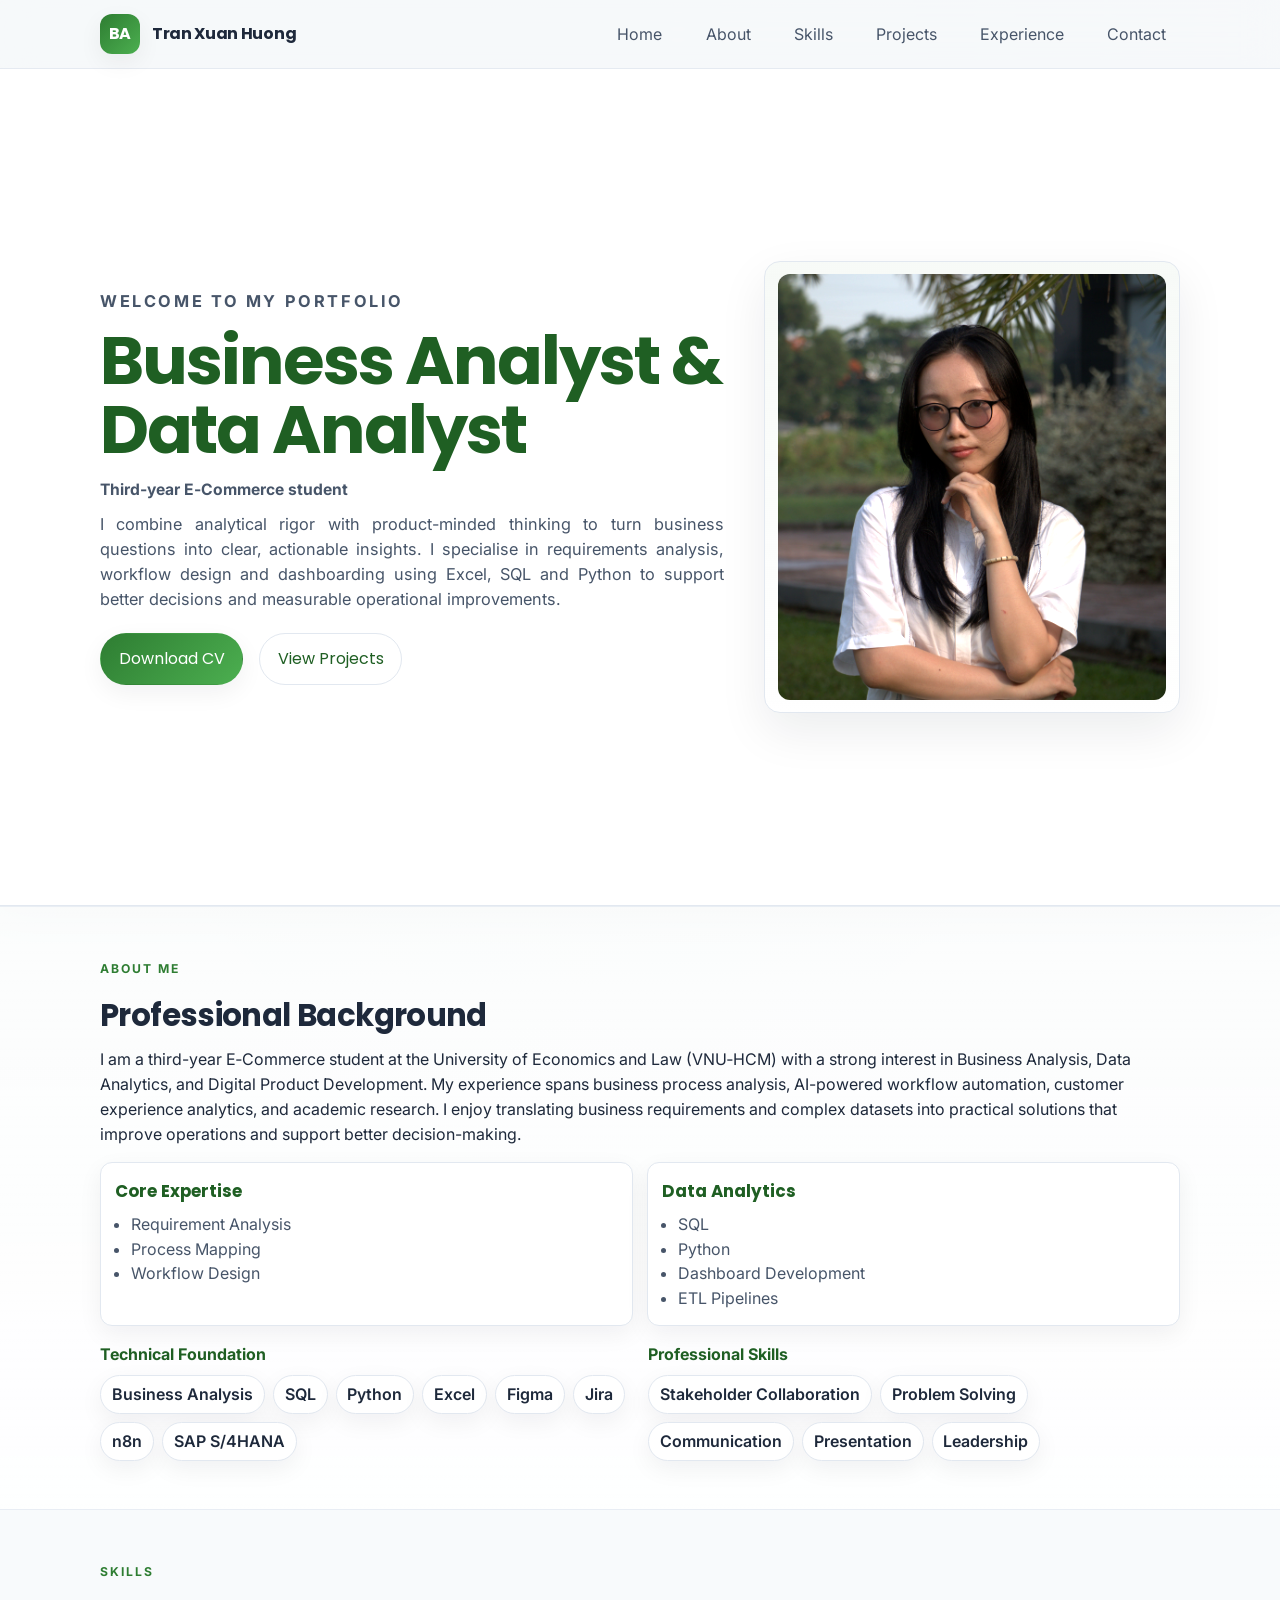
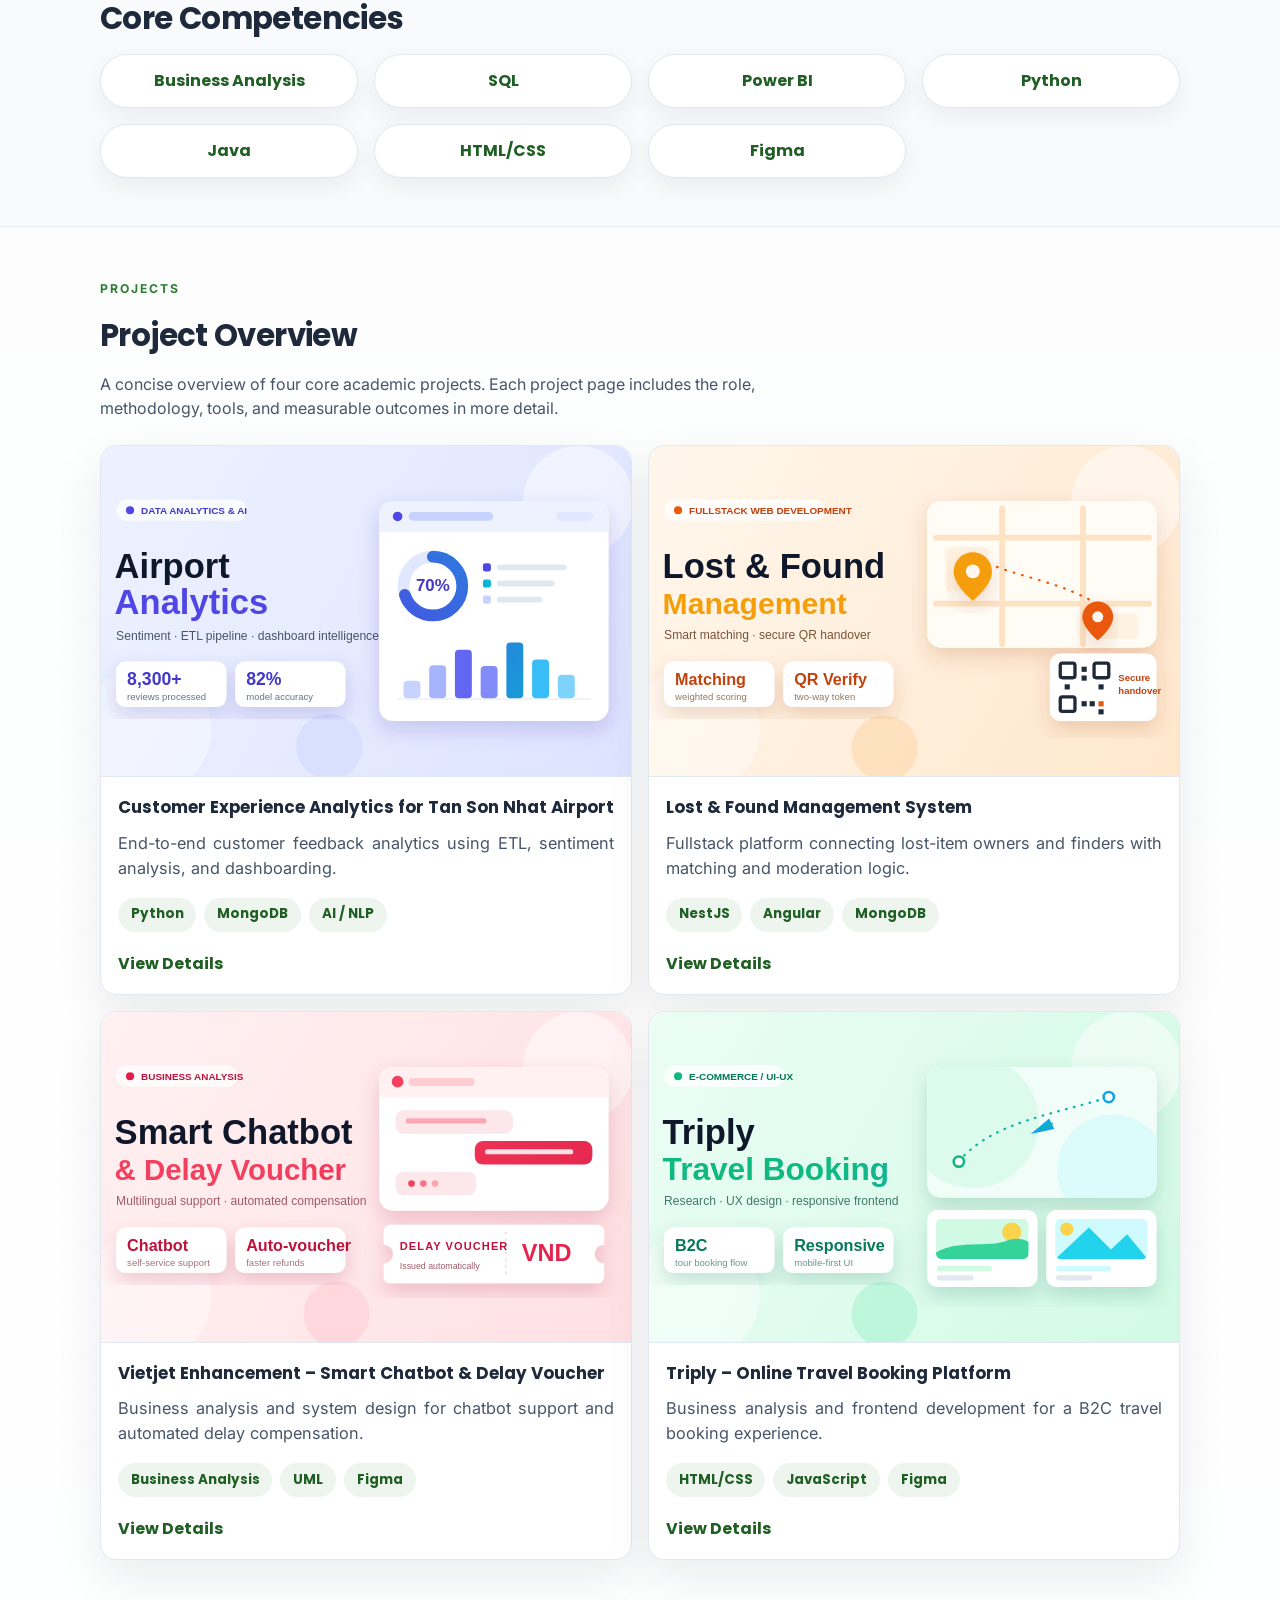
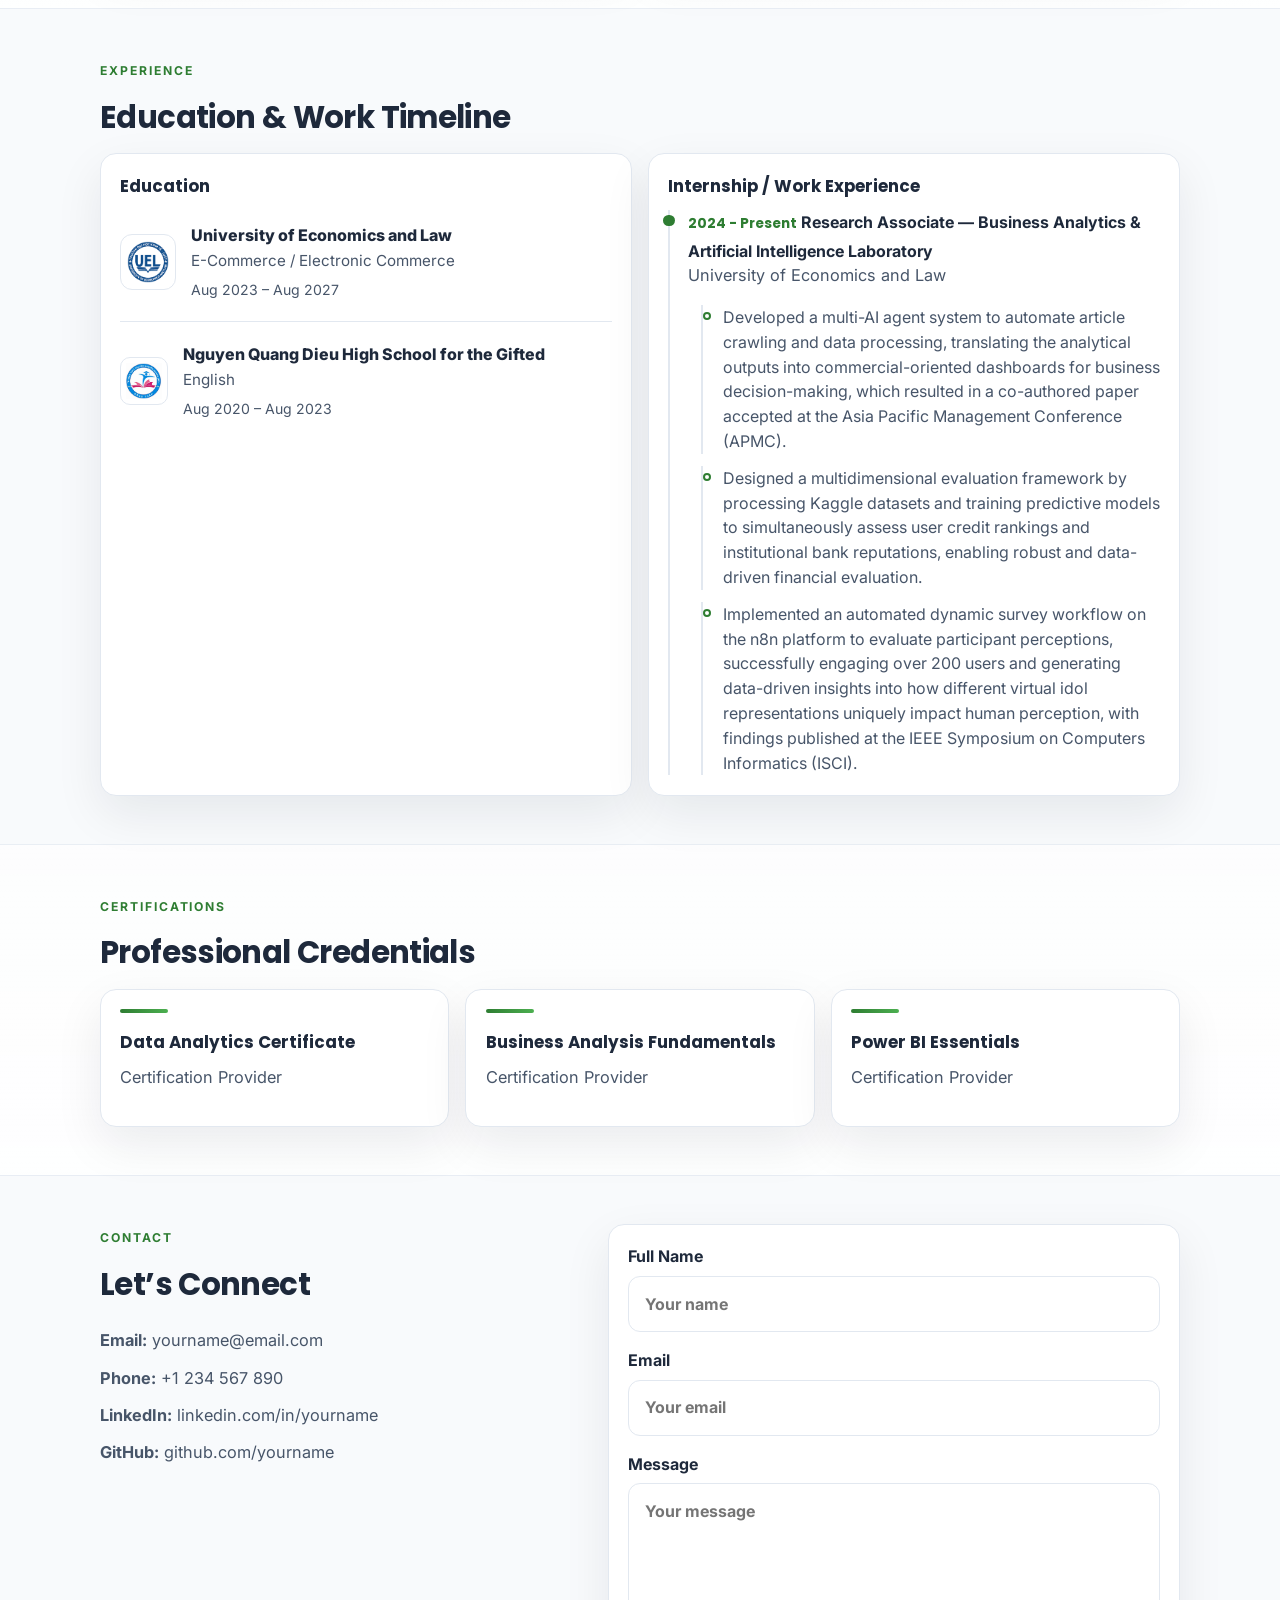
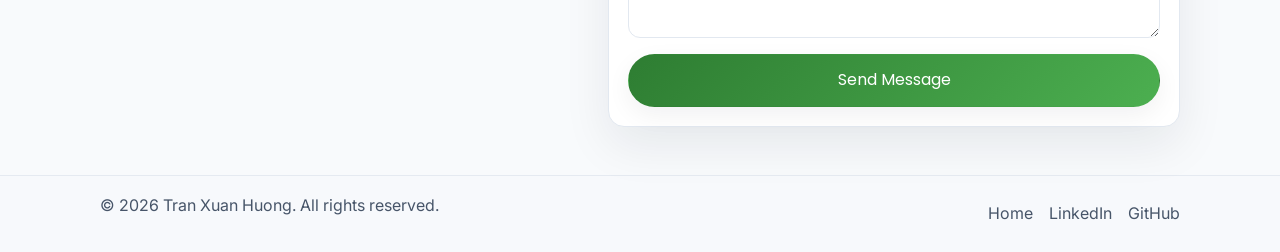
<file: index.html>
<!DOCTYPE html>
<html lang="en">
<head>
  <meta charset="UTF-8" />
  <meta name="viewport" content="width=device-width, initial-scale=1.0" />
  <title>Personal Portfolio</title>
  <meta name="description" content="Personal portfolio website for a Business Analyst and Data Analyst." />
  <link rel="stylesheet" href="css/style.css" />
</head>
<body>
  <header class="site-header">
    <!-- Navigation Bar -->
    <div class="container nav-wrapper">
      <a class="brand" href="#home" aria-label="Go to home section">
        <span class="brand-mark">BA</span>
        <span class="brand-text">Tran Xuan Huong</span>
      </a>

      <button class="nav-toggle" type="button" aria-expanded="false" aria-controls="site-nav">
        <span></span>
        <span></span>
        <span></span>
        <span class="sr-only">Toggle navigation</span>
      </button>

      <nav id="site-nav" class="site-nav" aria-label="Primary navigation">
        <a href="#home">Home</a>
        <a href="#about">About</a>
        <a href="#skills">Skills</a>
        <a href="#projects">Projects</a>
        <a href="#experience">Experience</a>
        <a href="#contact">Contact</a>
      </nav>
    </div>
  </header>

  <main>
    <!-- Hero Section -->
    <section id="home" class="hero section">
      <div class="container hero-grid">
        <div class="hero-content">
          <p class="eyebrow">Welcome to my portfolio</p>
          <h1>Business Analyst &amp; Data Analyst</h1>
          <p class="job-title">Third‑year E‑Commerce student</p>
          <p class="hero-text">
            I combine analytical rigor with product-minded thinking to turn business questions
            into clear, actionable insights. I specialise in requirements analysis, workflow
            design and dashboarding using Excel, SQL and Python to support better decisions
            and measurable operational improvements.
          </p>
          <!-- hero-stats removed to avoid duplication with About section -->
          <div class="hero-actions">
            <a class="btn btn-primary" href="assets/Tran_Xuan_Huong_CV.pdf" download>Download CV</a>
            <a class="btn btn-secondary" href="#projects">View Projects</a>
          </div>
        </div>

        <div class="hero-image-card">
          <img src="assets/images/IMG_6481.JPG" alt="Profile photo" />
        </div>
      </div>
    </section>

    <!-- About Me Section -->
    <section id="about" class="section section-alt">
      <div class="container about-grid">
        <div class="about-content full-width">
          <p class="section-label">About Me</p>
          <h2>Professional Background</h2>
          <p class="lead">
            I am a third-year E‑Commerce student at the University of Economics and Law
            (VNU‑HCM) with a strong interest in Business Analysis, Data Analytics, and Digital
            Product Development. My experience spans business process analysis, AI-powered
            workflow automation, customer experience analytics, and academic research. I enjoy
            translating business requirements and complex datasets into practical solutions that
            improve operations and support better decision-making.
          </p>

          <div class="feature-grid">
            <article class="feature-card">
              <h3>Core Expertise</h3>
              <ul>
                <li>Requirement Analysis</li>
                <li>Process Mapping</li>
                <li>Workflow Design</li>
              </ul>
            </article>

            <article class="feature-card">
              <h3>Data Analytics</h3>
              <ul>
                <li>SQL</li>
                <li>Python</li>
                <li>Dashboard Development</li>
                <li>ETL Pipelines</li>
              </ul>
            </article>
          </div>

          <div class="skills-section">
            <div class="skills-column">
              <h4>Technical Foundation</h4>
              <div class="chips">
                <span class="chip">Business Analysis</span>
                <span class="chip">SQL</span>
                <span class="chip">Python</span>
                <span class="chip">Excel</span>
                <span class="chip">Figma</span>
                <span class="chip">Jira</span>
                <span class="chip">n8n</span>
                <span class="chip">SAP S/4HANA</span>
              </div>
            </div>

            <div class="skills-column">
              <h4>Professional Skills</h4>
              <div class="chips">
                <span class="chip">Stakeholder Collaboration</span>
                <span class="chip">Problem Solving</span>
                <span class="chip">Communication</span>
                <span class="chip">Presentation</span>
                <span class="chip">Leadership</span>
              </div>
            </div>
          </div>
        </div>
      </div>
    </section>

    <!-- Skills Section -->
    <section id="skills" class="section">
      <div class="container">
        <p class="section-label">Skills</p>
        <h2>Core Competencies</h2>
        <div class="skills-grid">
          <article class="skill-card">Business Analysis</article>
          <article class="skill-card">SQL</article>
          <article class="skill-card">Power BI</article>
          <article class="skill-card">Python</article>
          <article class="skill-card">Java</article>
          <article class="skill-card">HTML/CSS</article>
          <article class="skill-card">Figma</article>
        </div>
      </div>
    </section>

    <!-- Projects Section -->
    <section id="projects" class="section section-alt">
      <div class="container">
        <p class="section-label">Projects</p>
        <h2>Project Overview</h2>
        <p class="section-description">
          A concise overview of four core academic projects. Each project page includes the role,
          methodology, tools, and measurable outcomes in more detail.
        </p>
        <div class="projects-grid">
          <article class="project-card">
            <img src="assets/images/project-airport-cover.svg" alt="Airport analytics cover image" />
            <div class="project-card-body">
              <h3>Customer Experience Analytics for Tan Son Nhat Airport</h3>
              <p>End-to-end customer feedback analytics using ETL, sentiment analysis, and dashboarding.</p>
              <div class="tag-list">
                <span>Python</span>
                <span>MongoDB</span>
                <span>AI / NLP</span>
              </div>
              <a class="btn btn-text" href="project-airport-analytics.html">View Details</a>
            </div>
          </article>

          <article class="project-card">
            <img src="assets/images/project-lost-found-cover.svg" alt="Lost and found cover image" />
            <div class="project-card-body">
              <h3>Lost &amp; Found Management System</h3>
              <p>Fullstack platform connecting lost-item owners and finders with matching and moderation logic.</p>
              <div class="tag-list">
                <span>NestJS</span>
                <span>Angular</span>
                <span>MongoDB</span>
              </div>
              <a class="btn btn-text" href="project-lost-found.html">View Details</a>
            </div>
          </article>

          <article class="project-card">
            <img src="assets/images/project-vietjet-cover.svg" alt="Vietjet support cover image" />
            <div class="project-card-body">
              <h3>Vietjet Enhancement – Smart Chatbot &amp; Delay Voucher</h3>
              <p>Business analysis and system design for chatbot support and automated delay compensation.</p>
              <div class="tag-list">
                <span>Business Analysis</span>
                <span>UML</span>
                <span>Figma</span>
              </div>
              <a class="btn btn-text" href="project-vietjet-chatbot.html">View Details</a>
            </div>
          </article>

          <article class="project-card">
            <img src="assets/images/project-triply-cover.svg" alt="Triply travel cover image" />
            <div class="project-card-body">
              <h3>Triply – Online Travel Booking Platform</h3>
              <p>Business analysis and frontend development for a B2C travel booking experience.</p>
              <div class="tag-list">
                <span>HTML/CSS</span>
                <span>JavaScript</span>
                <span>Figma</span>
              </div>
              <a class="btn btn-text" href="project-triply.html">View Details</a>
            </div>
          </article>
        </div>
      </div>
    </section>

    <!-- Experience Section -->
    <section id="experience" class="section">
      <div class="container">
        <p class="section-label">Experience</p>
        <h2>Education & Work Timeline</h2>
        <div class="timeline-grid">
          <div class="timeline-card">
            <h3>Education</h3>
            <div class="education-card">
              <div class="education-entry">
                <div class="edu-logo">
                  <img src="assets/images/uel.png" alt="University of Economics and Law logo" />
                </div>
                <div class="edu-body">
                  <strong class="edu-title">University of Economics and Law</strong>
                  <div class="edu-subtitle">E-Commerce / Electronic Commerce</div>
                  <div class="edu-dates">Aug 2023 &ndash; Aug 2027</div>
                </div>
              </div>

              <hr />

              <div class="education-entry">
                <div class="edu-logo small">
                  <img src="assets/images/nqd.jpeg" alt="Nguyen Quang Dieu High School" />
                </div>
                <div class="edu-body">
                  <strong class="edu-title">Nguyen Quang Dieu High School for the Gifted</strong>
                  <div class="edu-subtitle">English</div>
                  <div class="edu-dates">Aug 2020 &ndash; Aug 2023</div>
                </div>
              </div>
            </div>
          </div>

          <div class="timeline-card">
            <h3>Internship / Work Experience</h3>
            <ul class="timeline">
              <li>
                <span class="timeline-date">2024 - Present</span>
                <strong>Research Associate — Business Analytics &amp; Artificial Intelligence Laboratory</strong>
                <p>University of Economics and Law</p>
                <ul>
                  <li>Developed a multi-AI agent system to automate article crawling and data processing, translating the analytical outputs into commercial-oriented dashboards for business decision-making, which resulted in a co-authored paper accepted at the Asia Pacific Management Conference (APMC).</li>
                  <li>Designed a multidimensional evaluation framework by processing Kaggle datasets and training predictive models to simultaneously assess user credit rankings and institutional bank reputations, enabling robust and data-driven financial evaluation.</li>
                  <li>Implemented an automated dynamic survey workflow on the n8n platform to evaluate participant perceptions, successfully engaging over 200 users and generating data-driven insights into how different virtual idol representations uniquely impact human perception, with findings published at the IEEE Symposium on Computers Informatics (ISCI).</li>
                </ul>
              </li>
            </ul>
          </div>
        </div>
      </div>
    </section>

    <!-- Certifications Section -->
    <section class="section section-alt">
      <div class="container">
        <p class="section-label">Certifications</p>
        <h2>Professional Credentials</h2>
        <div class="certifications-grid">
          <article class="cert-card">
            <h3>Data Analytics Certificate</h3>
            <p>Certification Provider</p>
          </article>
          <article class="cert-card">
            <h3>Business Analysis Fundamentals</h3>
            <p>Certification Provider</p>
          </article>
          <article class="cert-card">
            <h3>Power BI Essentials</h3>
            <p>Certification Provider</p>
          </article>
        </div>
      </div>
    </section>

    <!-- Contact Section -->
    <section id="contact" class="section">
      <div class="container contact-layout">
        <div>
          <p class="section-label">Contact</p>
          <h2>Let’s Connect</h2>
          <ul class="contact-list">
            <li><strong>Email:</strong> yourname@email.com</li>
            <li><strong>Phone:</strong> +1 234 567 890</li>
            <li><strong>LinkedIn:</strong> linkedin.com/in/yourname</li>
            <li><strong>GitHub:</strong> github.com/yourname</li>
          </ul>
        </div>

        <form class="contact-form">
          <label>
            Full Name
            <input type="text" name="name" placeholder="Your name" />
          </label>
          <label>
            Email
            <input type="email" name="email" placeholder="Your email" />
          </label>
          <label>
            Message
            <textarea name="message" rows="5" placeholder="Your message"></textarea>
          </label>
          <button type="submit" class="btn btn-primary">Send Message</button>
        </form>
      </div>
    </section>
  </main>

  <footer class="site-footer">
    <div class="container footer-content">
      <p>© 2026 Tran Xuan Huong. All rights reserved.</p>
      <div class="footer-links">
        <a href="#home">Home</a>
        <a href="#contact">LinkedIn</a>
        <a href="#contact">GitHub</a>
      </div>
    </div>
  </footer>

  <script src="js/main.js"></script>
</body>
</html>
</file>
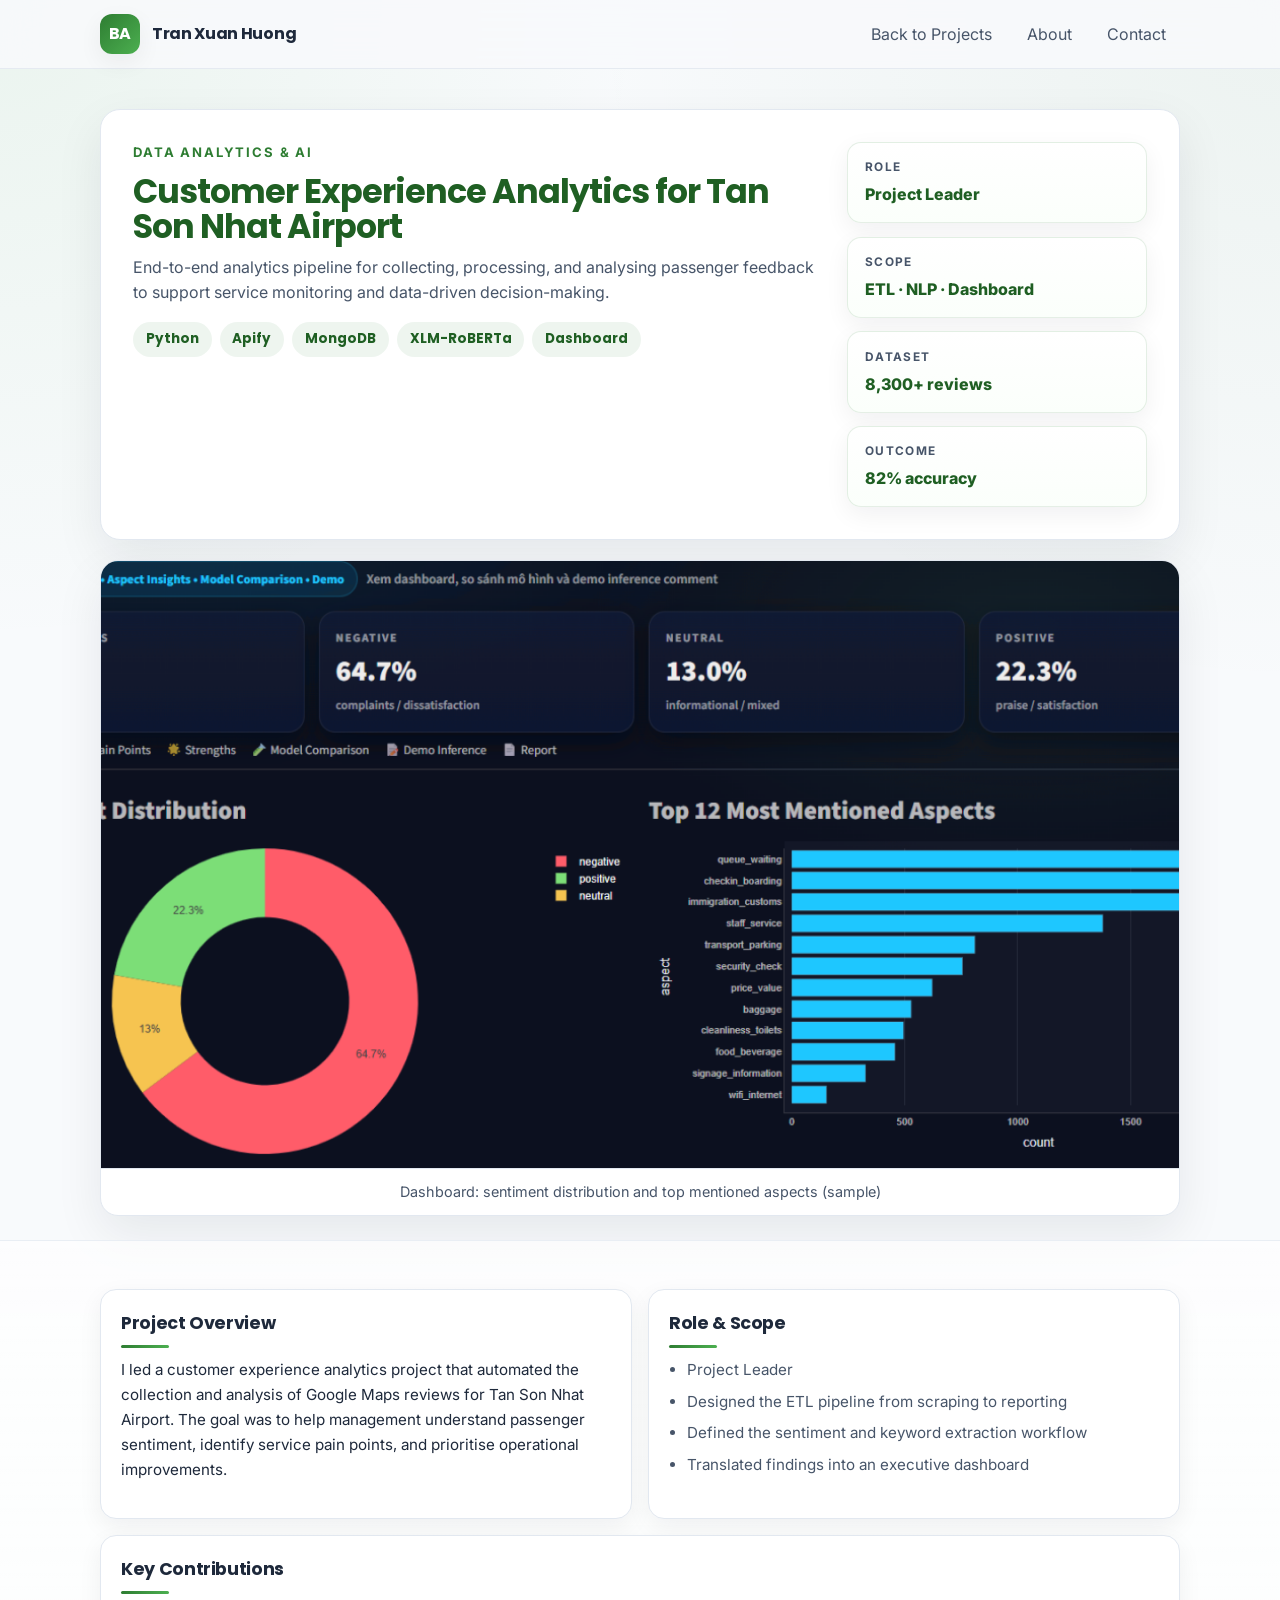
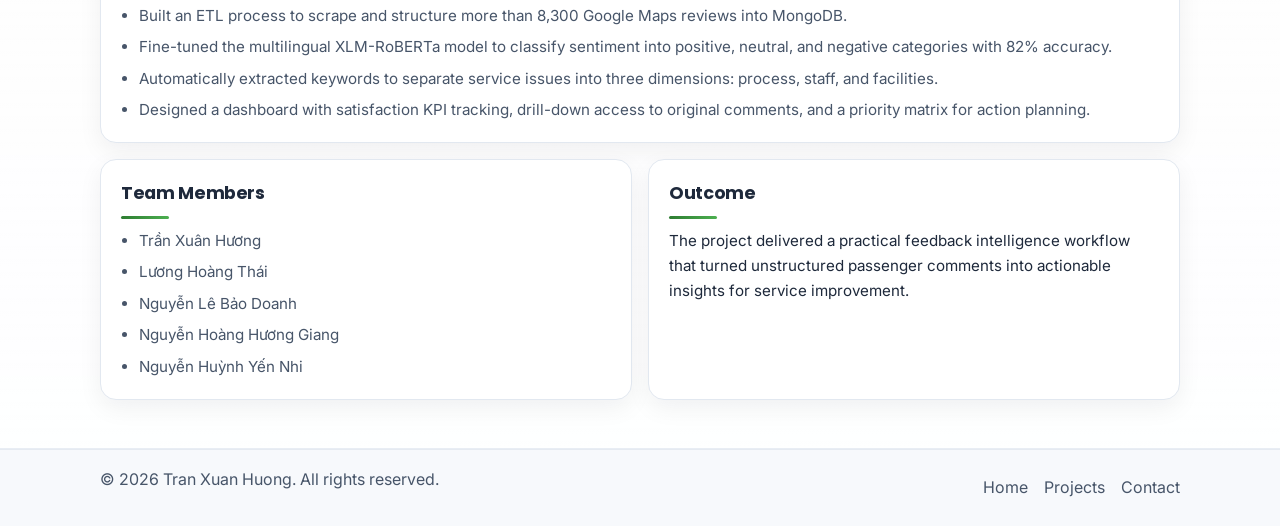
<file: project-airport-analytics.html>
<!DOCTYPE html>
<html lang="en">
<head>
  <meta charset="UTF-8" />
  <meta name="viewport" content="width=device-width, initial-scale=1.0" />
  <title>Customer Experience Analytics for Tan Son Nhat Airport</title>
  <meta name="description" content="Detailed project page for the Customer Experience Analytics for Tan Son Nhat Airport project." />
  <link rel="stylesheet" href="css/style.css" />
</head>
<body>
  <header class="site-header">
    <div class="container nav-wrapper">
      <a class="brand" href="index.html#home" aria-label="Go to home page">
        <span class="brand-mark">BA</span>
        <span class="brand-text">Tran Xuan Huong</span>
      </a>

      <button class="nav-toggle" type="button" aria-expanded="false" aria-controls="site-nav">
        <span></span>
        <span></span>
        <span></span>
        <span class="sr-only">Toggle navigation</span>
      </button>

      <nav id="site-nav" class="site-nav site-nav--detail" aria-label="Project navigation">
        <a href="index.html#projects">Back to Projects</a>
        <a href="index.html#about">About</a>
        <a href="index.html#contact">Contact</a>
      </nav>
    </div>
  </header>

  <main>
    <section class="section project-detail-hero">
      <div class="container project-detail-hero-grid">
        <div class="hero-left">
          <p class="muted-label">Data Analytics &amp; AI</p>
          <h1>Customer Experience Analytics for Tan Son Nhat Airport</h1>
          <p class="project-detail-summary">
            End-to-end analytics pipeline for collecting, processing, and analysing passenger feedback to support service monitoring and data-driven decision-making.
          </p>
          <div class="tag-list">
            <span>Python</span>
            <span>Apify</span>
            <span>MongoDB</span>
            <span>XLM-RoBERTa</span>
            <span>Dashboard</span>
          </div>
        </div>

        <div class="hero-right">
          <div class="project-detail-meta">
            <div class="meta-card"><span class="label">Role</span><span class="value">Project Leader</span></div>
            <div class="meta-card"><span class="label">Scope</span><span class="value">ETL · NLP · Dashboard</span></div>
            <div class="meta-card"><span class="label">Dataset</span><span class="value">8,300+ reviews</span></div>
            <div class="meta-card"><span class="label">Outcome</span><span class="value">82% accuracy</span></div>
          </div>
        </div>
      </div>
    </section>

    <section class="project-cover">
      <div class="container">
        <figure class="project-hero-image">
          <img src="assets/images/ex1.png" alt="Airport analytics dashboard screenshot" />
          <figcaption>Dashboard: sentiment distribution and top mentioned aspects (sample)</figcaption>
        </figure>
      </div>
    </section>

    <section class="section section-alt">
      <div class="container project-detail-grid">
        <article class="project-detail-card">
          <h2>Project Overview</h2>
          <p>
            I led a customer experience analytics project that automated the collection and analysis of Google Maps reviews for Tan Son Nhat Airport. The goal was to help management understand passenger sentiment, identify service pain points, and prioritise operational improvements.
          </p>
        </article>

        <article class="project-detail-card">
          <h2>Role &amp; Scope</h2>
          <ul>
            <li>Project Leader</li>
            <li>Designed the ETL pipeline from scraping to reporting</li>
            <li>Defined the sentiment and keyword extraction workflow</li>
            <li>Translated findings into an executive dashboard</li>
          </ul>
        </article>

        <article class="project-detail-card project-detail-wide">
          <h2>Key Contributions</h2>
          <ul>
            <li>Built an ETL process to scrape and structure more than 8,300 Google Maps reviews into MongoDB.</li>
            <li>Fine-tuned the multilingual XLM-RoBERTa model to classify sentiment into positive, neutral, and negative categories with 82% accuracy.</li>
            <li>Automatically extracted keywords to separate service issues into three dimensions: process, staff, and facilities.</li>
            <li>Designed a dashboard with satisfaction KPI tracking, drill-down access to original comments, and a priority matrix for action planning.</li>
          </ul>
        </article>

        <article class="project-detail-card">
          <h2>Team Members</h2>
          <ul>
            <li>Trần Xuân Hương</li>
            <li>Lương Hoàng Thái</li>
            <li>Nguyễn Lê Bảo Doanh</li>
            <li>Nguyễn Hoàng Hương Giang</li>
            <li>Nguyễn Huỳnh Yến Nhi</li>
          </ul>
        </article>

        <article class="project-detail-card">
          <h2>Outcome</h2>
          <p>
            The project delivered a practical feedback intelligence workflow that turned unstructured passenger comments into actionable insights for service improvement.
          </p>
        </article>
      </div>
    </section>
  </main>

  <footer class="site-footer">
    <div class="container footer-content">
      <p>© 2026 Tran Xuan Huong. All rights reserved.</p>
      <div class="footer-links">
        <a href="index.html#home">Home</a>
        <a href="index.html#projects">Projects</a>
        <a href="index.html#contact">Contact</a>
      </div>
    </div>
  </footer>

  <script src="js/main.js"></script>
</body>
</html>
</file>
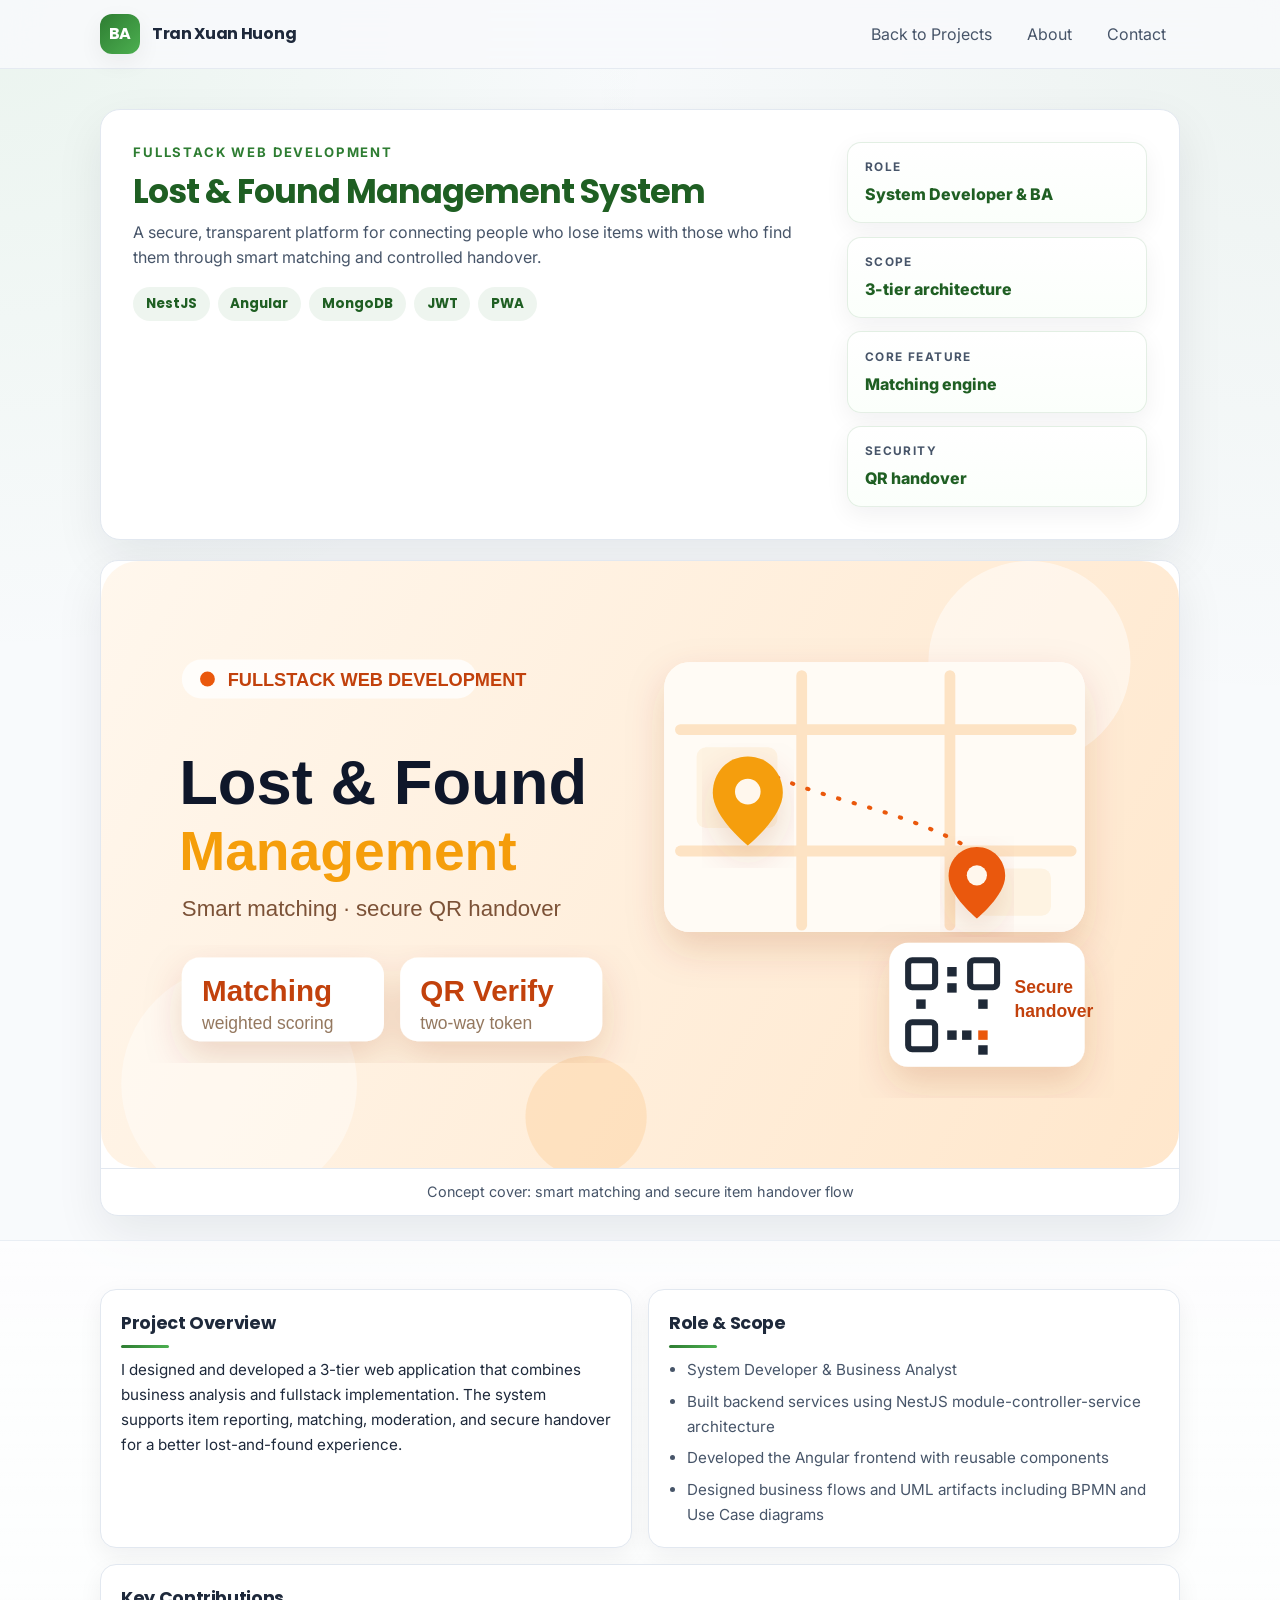
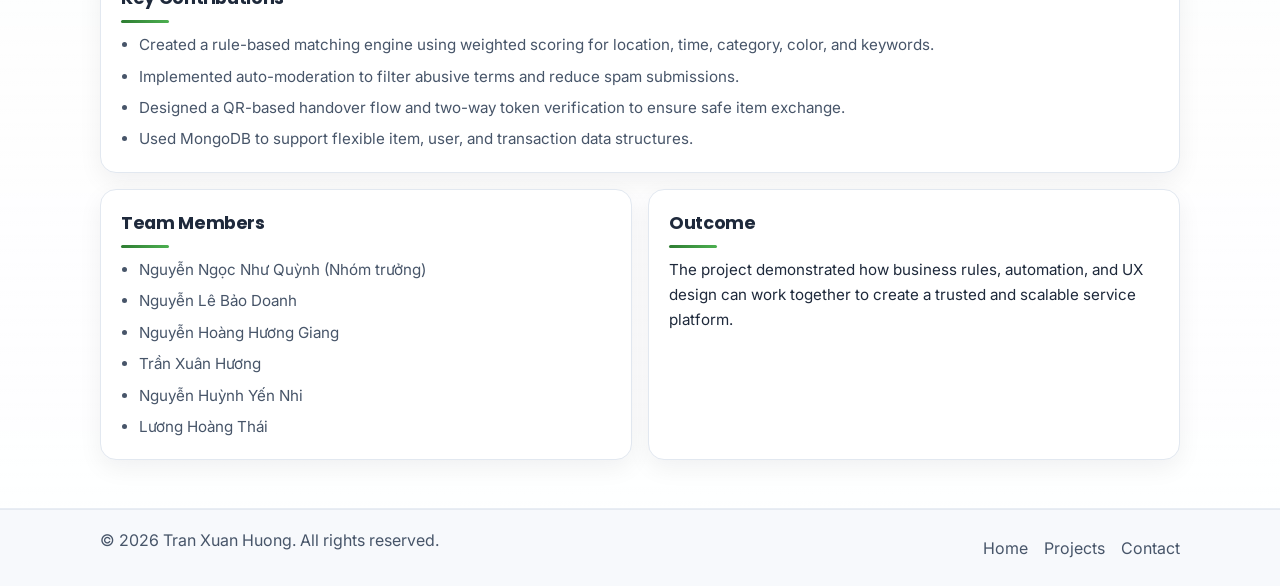
<file: project-lost-found.html>
<!DOCTYPE html>
<html lang="en">
<head>
  <meta charset="UTF-8" />
  <meta name="viewport" content="width=device-width, initial-scale=1.0" />
  <title>Lost &amp; Found Management System</title>
  <meta name="description" content="Detailed project page for the Lost & Found Management System." />
  <link rel="stylesheet" href="css/style.css" />
</head>
<body>
  <header class="site-header">
    <div class="container nav-wrapper">
      <a class="brand" href="index.html#home" aria-label="Go to home page">
        <span class="brand-mark">BA</span>
        <span class="brand-text">Tran Xuan Huong</span>
      </a>

      <button class="nav-toggle" type="button" aria-expanded="false" aria-controls="site-nav">
        <span></span>
        <span></span>
        <span></span>
        <span class="sr-only">Toggle navigation</span>
      </button>

      <nav id="site-nav" class="site-nav site-nav--detail" aria-label="Project navigation">
        <a href="index.html#projects">Back to Projects</a>
        <a href="index.html#about">About</a>
        <a href="index.html#contact">Contact</a>
      </nav>
    </div>
  </header>

  <main>
    <section class="section project-detail-hero">
      <div class="container project-detail-hero-grid">
        <div class="hero-left">
          <p class="muted-label">Fullstack Web Development</p>
          <h1>Lost &amp; Found Management System</h1>
          <p class="project-detail-summary">
            A secure, transparent platform for connecting people who lose items with those who find them through smart matching and controlled handover.
          </p>
          <div class="tag-list">
            <span>NestJS</span>
            <span>Angular</span>
            <span>MongoDB</span>
            <span>JWT</span>
            <span>PWA</span>
          </div>
        </div>

        <div class="hero-right">
          <div class="project-detail-meta">
            <div class="meta-card"><span class="label">Role</span><span class="value">System Developer &amp; BA</span></div>
            <div class="meta-card"><span class="label">Scope</span><span class="value">3-tier architecture</span></div>
            <div class="meta-card"><span class="label">Core Feature</span><span class="value">Matching engine</span></div>
            <div class="meta-card"><span class="label">Security</span><span class="value">QR handover</span></div>
          </div>
        </div>
      </div>
    </section>

    <section class="project-cover">
      <div class="container">
        <figure class="project-hero-image">
          <img src="assets/images/project-lost-found-cover.svg" alt="Lost and found management system cover illustration" />
          <figcaption>Concept cover: smart matching and secure item handover flow</figcaption>
        </figure>
      </div>
    </section>

    <section class="section section-alt">
      <div class="container project-detail-grid">
        <article class="project-detail-card">
          <h2>Project Overview</h2>
          <p>
            I designed and developed a 3-tier web application that combines business analysis and fullstack implementation. The system supports item reporting, matching, moderation, and secure handover for a better lost-and-found experience.
          </p>
        </article>

        <article class="project-detail-card">
          <h2>Role &amp; Scope</h2>
          <ul>
            <li>System Developer &amp; Business Analyst</li>
            <li>Built backend services using NestJS module-controller-service architecture</li>
            <li>Developed the Angular frontend with reusable components</li>
            <li>Designed business flows and UML artifacts including BPMN and Use Case diagrams</li>
          </ul>
        </article>

        <article class="project-detail-card project-detail-wide">
          <h2>Key Contributions</h2>
          <ul>
            <li>Created a rule-based matching engine using weighted scoring for location, time, category, color, and keywords.</li>
            <li>Implemented auto-moderation to filter abusive terms and reduce spam submissions.</li>
            <li>Designed a QR-based handover flow and two-way token verification to ensure safe item exchange.</li>
            <li>Used MongoDB to support flexible item, user, and transaction data structures.</li>
          </ul>
        </article>

        <article class="project-detail-card">
          <h2>Team Members</h2>
          <ul>
            <li>Nguyễn Ngọc Như Quỳnh (Nhóm trưởng)</li>
            <li>Nguyễn Lê Bảo Doanh</li>
            <li>Nguyễn Hoàng Hương Giang</li>
            <li>Trần Xuân Hương</li>
            <li>Nguyễn Huỳnh Yến Nhi</li>
            <li>Lương Hoàng Thái</li>
          </ul>
        </article>

        <article class="project-detail-card">
          <h2>Outcome</h2>
          <p>
            The project demonstrated how business rules, automation, and UX design can work together to create a trusted and scalable service platform.
          </p>
        </article>
      </div>
    </section>
  </main>

  <footer class="site-footer">
    <div class="container footer-content">
      <p>© 2026 Tran Xuan Huong. All rights reserved.</p>
      <div class="footer-links">
        <a href="index.html#home">Home</a>
        <a href="index.html#projects">Projects</a>
        <a href="index.html#contact">Contact</a>
      </div>
    </div>
  </footer>

  <script src="js/main.js"></script>
</body>
</html>
</file>
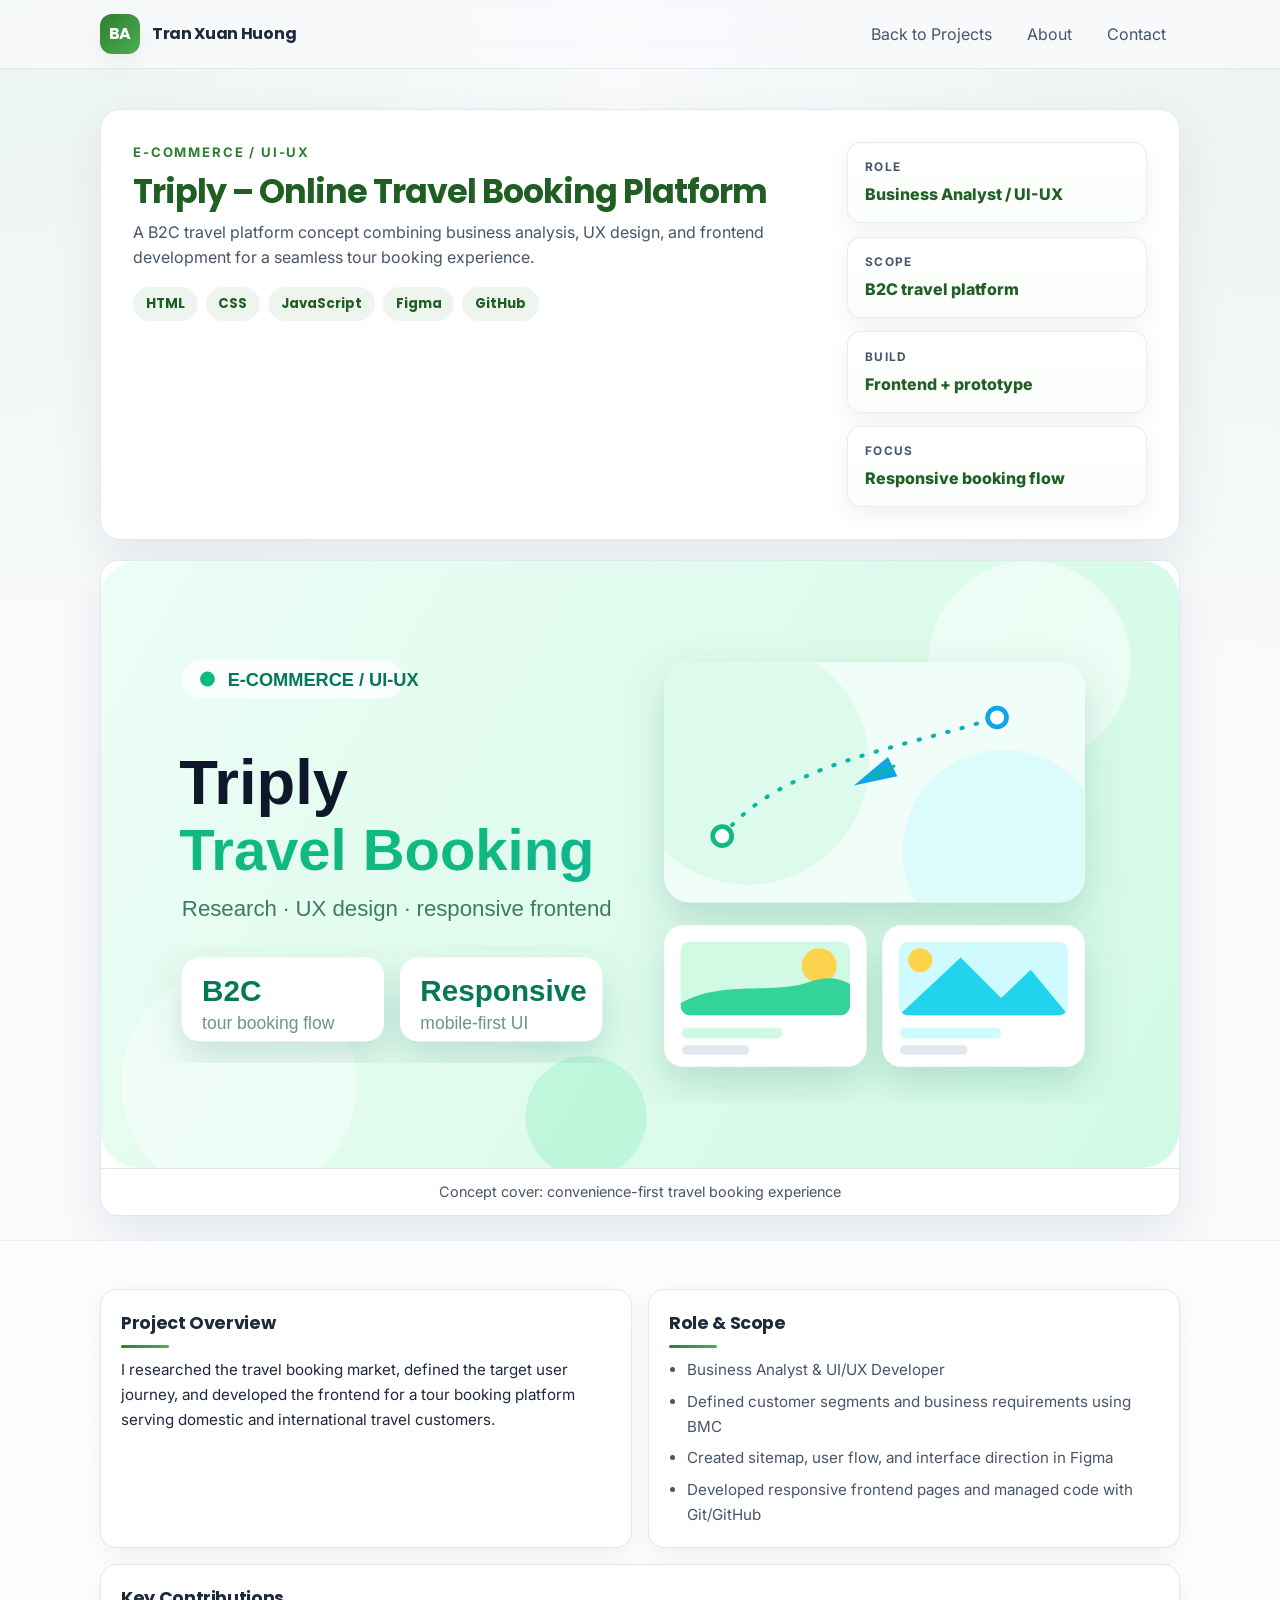
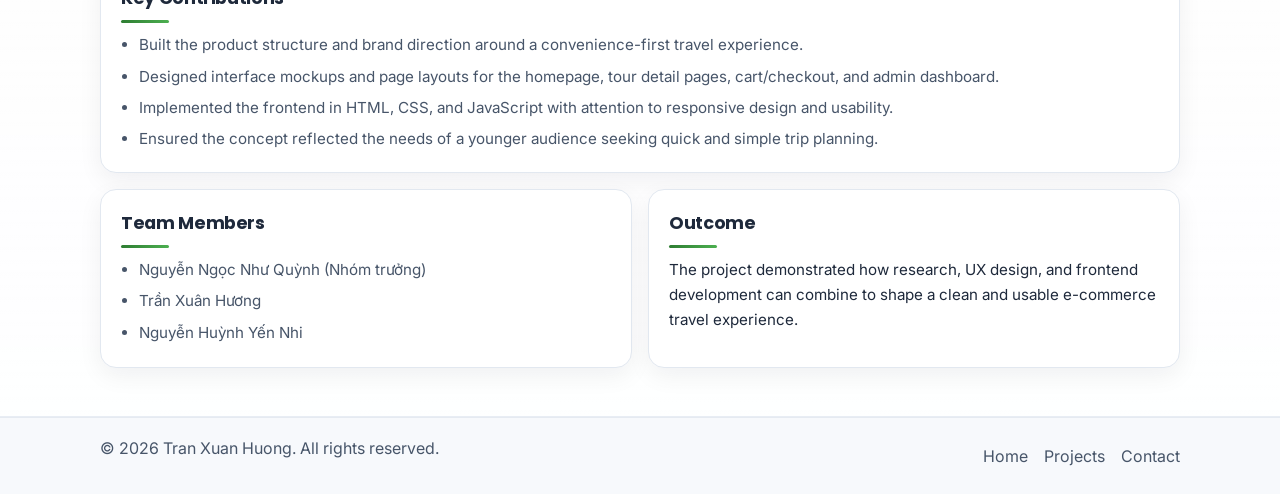
<file: project-triply.html>
<!DOCTYPE html>
<html lang="en">
<head>
  <meta charset="UTF-8" />
  <meta name="viewport" content="width=device-width, initial-scale=1.0" />
  <title>Triply – Online Travel Booking Platform</title>
  <meta name="description" content="Detailed project page for the Triply online travel booking platform." />
  <link rel="stylesheet" href="css/style.css" />
</head>
<body>
  <header class="site-header">
    <div class="container nav-wrapper">
      <a class="brand" href="index.html#home" aria-label="Go to home page">
        <span class="brand-mark">BA</span>
        <span class="brand-text">Tran Xuan Huong</span>
      </a>

      <button class="nav-toggle" type="button" aria-expanded="false" aria-controls="site-nav">
        <span></span>
        <span></span>
        <span></span>
        <span class="sr-only">Toggle navigation</span>
      </button>

      <nav id="site-nav" class="site-nav site-nav--detail" aria-label="Project navigation">
        <a href="index.html#projects">Back to Projects</a>
        <a href="index.html#about">About</a>
        <a href="index.html#contact">Contact</a>
      </nav>
    </div>
  </header>

  <main>
    <section class="section project-detail-hero">
      <div class="container project-detail-hero-grid">
        <div class="hero-left">
          <p class="muted-label">E-Commerce / UI-UX</p>
          <h1>Triply – Online Travel Booking Platform</h1>
          <p class="project-detail-summary">
            A B2C travel platform concept combining business analysis, UX design, and frontend development for a seamless tour booking experience.
          </p>
          <div class="tag-list">
            <span>HTML</span>
            <span>CSS</span>
            <span>JavaScript</span>
            <span>Figma</span>
            <span>GitHub</span>
          </div>
        </div>

        <div class="hero-right">
          <div class="project-detail-meta">
            <div class="meta-card"><span class="label">Role</span><span class="value">Business Analyst / UI-UX</span></div>
            <div class="meta-card"><span class="label">Scope</span><span class="value">B2C travel platform</span></div>
            <div class="meta-card"><span class="label">Build</span><span class="value">Frontend + prototype</span></div>
            <div class="meta-card"><span class="label">Focus</span><span class="value">Responsive booking flow</span></div>
          </div>
        </div>
      </div>
    </section>

    <section class="project-cover">
      <div class="container">
        <figure class="project-hero-image">
          <img src="assets/images/project-triply-cover.svg" alt="Triply travel booking platform cover illustration" />
          <figcaption>Concept cover: convenience-first travel booking experience</figcaption>
        </figure>
      </div>
    </section>

    <section class="section section-alt">
      <div class="container project-detail-grid">
        <article class="project-detail-card">
          <h2>Project Overview</h2>
          <p>
            I researched the travel booking market, defined the target user journey, and developed the frontend for a tour booking platform serving domestic and international travel customers.
          </p>
        </article>

        <article class="project-detail-card">
          <h2>Role &amp; Scope</h2>
          <ul>
            <li>Business Analyst &amp; UI/UX Developer</li>
            <li>Defined customer segments and business requirements using BMC</li>
            <li>Created sitemap, user flow, and interface direction in Figma</li>
            <li>Developed responsive frontend pages and managed code with Git/GitHub</li>
          </ul>
        </article>

        <article class="project-detail-card project-detail-wide">
          <h2>Key Contributions</h2>
          <ul>
            <li>Built the product structure and brand direction around a convenience-first travel experience.</li>
            <li>Designed interface mockups and page layouts for the homepage, tour detail pages, cart/checkout, and admin dashboard.</li>
            <li>Implemented the frontend in HTML, CSS, and JavaScript with attention to responsive design and usability.</li>
            <li>Ensured the concept reflected the needs of a younger audience seeking quick and simple trip planning.</li>
          </ul>
        </article>

        <article class="project-detail-card">
          <h2>Team Members</h2>
          <ul>
            <li>Nguyễn Ngọc Như Quỳnh (Nhóm trưởng)</li>
            <li>Trần Xuân Hương</li>
            <li>Nguyễn Huỳnh Yến Nhi</li>
          </ul>
        </article>

        <article class="project-detail-card">
          <h2>Outcome</h2>
          <p>
            The project demonstrated how research, UX design, and frontend development can combine to shape a clean and usable e-commerce travel experience.
          </p>
        </article>
      </div>
    </section>
  </main>

  <footer class="site-footer">
    <div class="container footer-content">
      <p>© 2026 Tran Xuan Huong. All rights reserved.</p>
      <div class="footer-links">
        <a href="index.html#home">Home</a>
        <a href="index.html#projects">Projects</a>
        <a href="index.html#contact">Contact</a>
      </div>
    </div>
  </footer>

  <script src="js/main.js"></script>
</body>
</html>
</file>
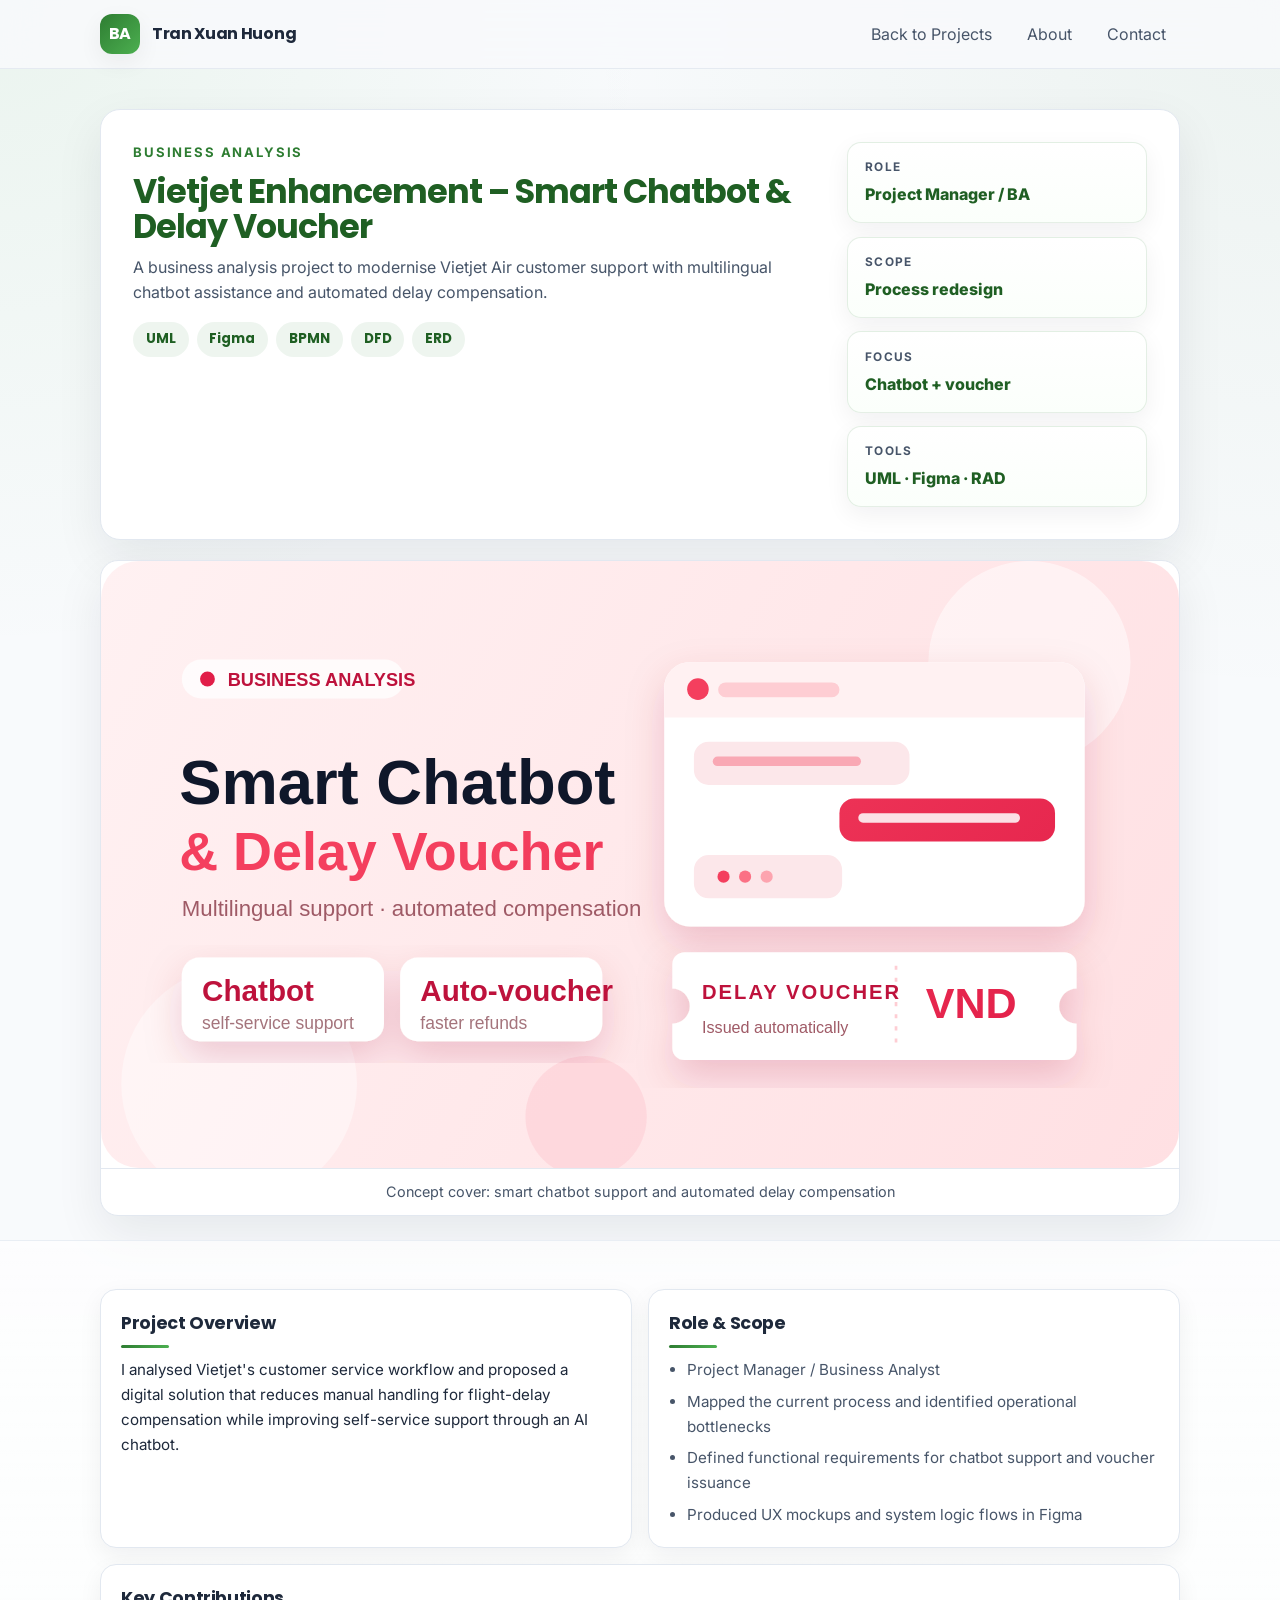
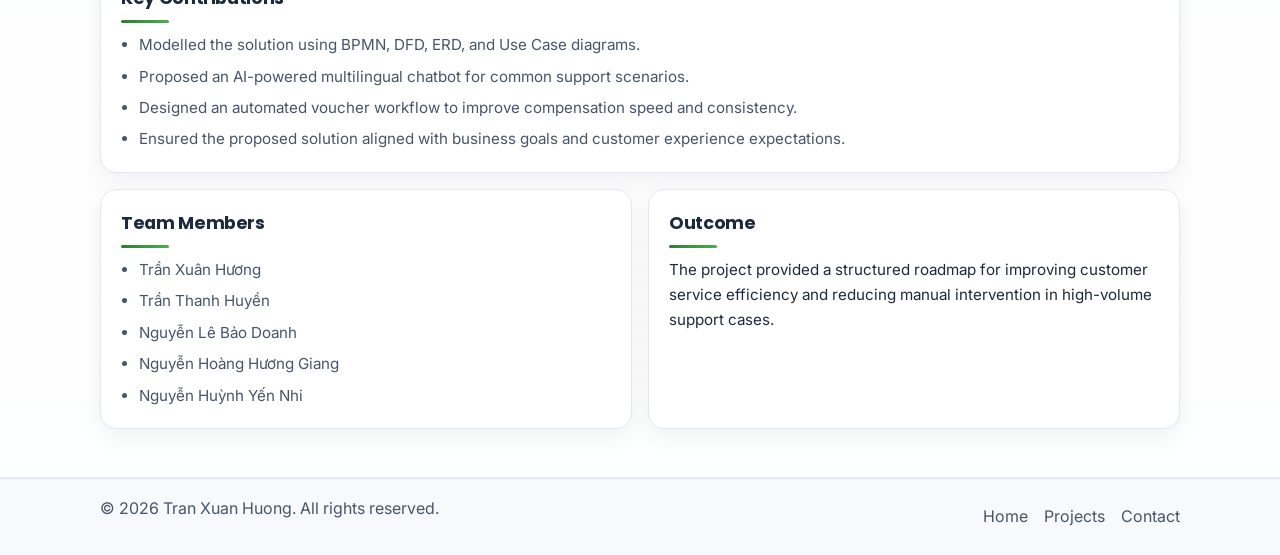
<file: project-vietjet-chatbot.html>
<!DOCTYPE html>
<html lang="en">
<head>
  <meta charset="UTF-8" />
  <meta name="viewport" content="width=device-width, initial-scale=1.0" />
  <title>Vietjet Enhancement – Smart Chatbot & Delay Voucher</title>
  <meta name="description" content="Detailed project page for the Vietjet Smart Chatbot & Delay Voucher project." />
  <link rel="stylesheet" href="css/style.css" />
</head>
<body>
  <header class="site-header">
    <div class="container nav-wrapper">
      <a class="brand" href="index.html#home" aria-label="Go to home page">
        <span class="brand-mark">BA</span>
        <span class="brand-text">Tran Xuan Huong</span>
      </a>

      <button class="nav-toggle" type="button" aria-expanded="false" aria-controls="site-nav">
        <span></span>
        <span></span>
        <span></span>
        <span class="sr-only">Toggle navigation</span>
      </button>

      <nav id="site-nav" class="site-nav site-nav--detail" aria-label="Project navigation">
        <a href="index.html#projects">Back to Projects</a>
        <a href="index.html#about">About</a>
        <a href="index.html#contact">Contact</a>
      </nav>
    </div>
  </header>

  <main>
    <section class="section project-detail-hero">
      <div class="container project-detail-hero-grid">
        <div class="hero-left">
          <p class="muted-label">Business Analysis</p>
          <h1>Vietjet Enhancement – Smart Chatbot &amp; Delay Voucher</h1>
          <p class="project-detail-summary">
            A business analysis project to modernise Vietjet Air customer support with multilingual chatbot assistance and automated delay compensation.
          </p>
          <div class="tag-list">
            <span>UML</span>
            <span>Figma</span>
            <span>BPMN</span>
            <span>DFD</span>
            <span>ERD</span>
          </div>
        </div>

        <div class="hero-right">
          <div class="project-detail-meta">
            <div class="meta-card"><span class="label">Role</span><span class="value">Project Manager / BA</span></div>
            <div class="meta-card"><span class="label">Scope</span><span class="value">Process redesign</span></div>
            <div class="meta-card"><span class="label">Focus</span><span class="value">Chatbot + voucher</span></div>
            <div class="meta-card"><span class="label">Tools</span><span class="value">UML · Figma · RAD</span></div>
          </div>
        </div>
      </div>
    </section>

    <section class="project-cover">
      <div class="container">
        <figure class="project-hero-image">
          <img src="assets/images/project-vietjet-cover.svg" alt="Vietjet smart chatbot and delay voucher cover illustration" />
          <figcaption>Concept cover: smart chatbot support and automated delay compensation</figcaption>
        </figure>
      </div>
    </section>

    <section class="section section-alt">
      <div class="container project-detail-grid">
        <article class="project-detail-card">
          <h2>Project Overview</h2>
          <p>
            I analysed Vietjet's customer service workflow and proposed a digital solution that reduces manual handling for flight-delay compensation while improving self-service support through an AI chatbot.
          </p>
        </article>

        <article class="project-detail-card">
          <h2>Role &amp; Scope</h2>
          <ul>
            <li>Project Manager / Business Analyst</li>
            <li>Mapped the current process and identified operational bottlenecks</li>
            <li>Defined functional requirements for chatbot support and voucher issuance</li>
            <li>Produced UX mockups and system logic flows in Figma</li>
          </ul>
        </article>

        <article class="project-detail-card project-detail-wide">
          <h2>Key Contributions</h2>
          <ul>
            <li>Modelled the solution using BPMN, DFD, ERD, and Use Case diagrams.</li>
            <li>Proposed an AI-powered multilingual chatbot for common support scenarios.</li>
            <li>Designed an automated voucher workflow to improve compensation speed and consistency.</li>
            <li>Ensured the proposed solution aligned with business goals and customer experience expectations.</li>
          </ul>
        </article>

        <article class="project-detail-card">
          <h2>Team Members</h2>
          <ul>
            <li>Trần Xuân Hương</li>
            <li>Trần Thanh Huyền</li>
            <li>Nguyễn Lê Bảo Doanh</li>
            <li>Nguyễn Hoàng Hương Giang</li>
            <li>Nguyễn Huỳnh Yến Nhi</li>
          </ul>
        </article>

        <article class="project-detail-card">
          <h2>Outcome</h2>
          <p>
            The project provided a structured roadmap for improving customer service efficiency and reducing manual intervention in high-volume support cases.
          </p>
        </article>
      </div>
    </section>
  </main>

  <footer class="site-footer">
    <div class="container footer-content">
      <p>© 2026 Tran Xuan Huong. All rights reserved.</p>
      <div class="footer-links">
        <a href="index.html#home">Home</a>
        <a href="index.html#projects">Projects</a>
        <a href="index.html#contact">Contact</a>
      </div>
    </div>
  </footer>

  <script src="js/main.js"></script>
</body>
</html>
</file>
<file: css/style.css>
@import url('https://fonts.googleapis.com/css2?family=Inter:wght@400;500;600;700&family=Poppins:wght@500;600;700;800&display=swap');

:root {
  --bg: #f8fafc;
  --bg-soft: #eef6ef;
  --surface: #ffffff;
  --surface-muted: #f1f5f9;
  --text: #1e293b;
  --text-muted: #475569;
  --border: #e2e8f0;
  --primary: #2e7d32;
  --secondary: #4caf50;
  --primary-deep: #1f5f23;
  --shadow-sm: 0 8px 24px rgba(15, 23, 42, 0.06);
  --shadow-md: 0 18px 48px rgba(15, 23, 42, 0.08);
  --radius: 16px;
  --radius-sm: 12px;
  --container: 1080px;
}

* {
  box-sizing: border-box;
}

html {
  scroll-behavior: smooth;
}

body {
  margin: 0;
  font-family: 'Inter', Arial, Helvetica, sans-serif;
  color: var(--text);
  background:
    radial-gradient(circle at top left, rgba(76, 175, 80, 0.08), transparent 26%),
    radial-gradient(circle at top right, rgba(46, 125, 50, 0.06), transparent 28%),
    var(--bg);
  line-height: 1.55;
}

img {
  display: block;
  max-width: 100%;
}

button,
a,
input,
textarea {
  font: inherit;
}

a {
  color: inherit;
  text-decoration: none;
}

.container {
  width: min(100% - 2rem, var(--container));
  margin-inline: auto;
}

.section {
  padding: 3rem 0;
}

.section-alt {
  background: linear-gradient(180deg, rgba(255, 255, 255, 0.68), rgba(255, 255, 255, 0.92));
  border-top: 1px solid rgba(226, 232, 240, 0.75);
  border-bottom: 1px solid rgba(226, 232, 240, 0.75);
  padding: 3rem 0;
}

.section-label,
.eyebrow {
  display: inline-block;
  margin: 0 0 0.8rem;
  text-transform: uppercase;
  letter-spacing: 0.16em;
  font-size: 0.76rem;
  color: var(--primary);
  font-weight: 700;
}

.section-description {
  max-width: 760px;
  margin: 0 0 1.5rem;
  color: var(--text-muted);
  font-size: 1rem;
}

.muted-label {
  font-size: 0.82rem;
  letter-spacing: 0.14em;
  text-transform: uppercase;
  color: var(--primary);
  font-weight: 700;
}

h1,
h2,
h3,
p {
  margin-top: 0;
}

h1,
h2,
h3,
.brand,
.btn,
.skill-card,
.tag-list span,
.timeline-date,
.hero-stat strong {
  font-family: 'Poppins', 'Inter', Arial, Helvetica, sans-serif;
}

h1 {
  font-size: clamp(2.1rem, 5vw, 4rem);
  line-height: 1.02;
  margin-bottom: 0.85rem;
  letter-spacing: -0.03em;
}

h2 {
  font-size: clamp(1.55rem, 2.4vw, 2.1rem);
  margin-bottom: 0.75rem;
  letter-spacing: -0.02em;
}

h3 {
  font-size: 1.05rem;
  margin-bottom: 0.65rem;
}

.site-header {
  position: sticky;
  top: 0;
  z-index: 30;
  background: rgba(248, 250, 252, 0.86);
  backdrop-filter: blur(16px);
  border-bottom: 1px solid rgba(226, 232, 240, 0.85);
}

.nav-wrapper {
  min-height: 68px;
  display: flex;
  align-items: center;
  justify-content: space-between;
  gap: 1rem;
}

.brand {
  display: inline-flex;
  align-items: center;
  gap: 0.75rem;
  font-weight: 700;
  color: var(--text);
  letter-spacing: -0.02em;
}

.brand-mark {
  width: 2.5rem;
  height: 2.5rem;
  border-radius: 12px;
  display: grid;
  place-items: center;
  color: white;
  background: linear-gradient(135deg, var(--primary), var(--secondary));
  box-shadow: var(--shadow-sm);
}

.site-nav {
  display: flex;
  align-items: center;
  gap: 1rem;
  color: var(--text-muted);
}

.site-nav a {
  padding: 0.6rem 0.85rem;
  border-radius: 999px;
  transition: background-color 0.2s ease, color 0.2s ease;
}

.site-nav a:hover,
.footer-links a:hover {
  color: var(--primary);
  background: rgba(46, 125, 50, 0.08);
}

.nav-toggle {
  display: none;
  width: 48px;
  height: 48px;
  border: 1px solid var(--border);
  border-radius: 14px;
  background: var(--surface);
  padding: 0.7rem;
  flex-direction: column;
  justify-content: space-between;
  box-shadow: var(--shadow-sm);
}

.nav-toggle span {
  display: block;
  height: 2px;
  border-radius: 999px;
  background: var(--text);
}

.sr-only {
  position: absolute;
  width: 1px;
  height: 1px;
  padding: 0;
  margin: -1px;
  overflow: hidden;
  clip: rect(0, 0, 0, 0);
  white-space: nowrap;
  border: 0;
}

.hero-grid,
.two-column-layout,
.contact-layout {
  display: grid;
  gap: 2.5rem;
  align-items: center;
}

.hero-grid {
  grid-template-columns: 1.2fr 0.8fr;
  min-height: calc(88vh - 68px);
}

/* Make Hero visually distinct from the following sections */
.hero {
  background: var(--surface);
  padding: 3.5rem 0;
  border-bottom: 1px solid var(--border);
  box-shadow: 0 12px 36px rgba(15, 23, 42, 0.04);
}

.hero h1 {
  font-size: clamp(2.4rem, 5.4vw, 4.2rem);
  color: var(--primary-deep);
}

.hero .job-title {
  font-size: 0.98rem;
  color: var(--text-muted);
  margin-bottom: 0.6rem;
}

.hero-content p,
.two-column-layout p,
.contact-list,
.project-card p,
.timeline p,
.cert-card p,
.hero-text {
  color: var(--text-muted);
  font-size: 1.02rem;
}

.hero-text,
.two-column-layout p,
.project-card p,
.timeline p,
.cert-card p,
.contact-list li {
  text-align: justify;
  text-justify: inter-word;
}

.job-title {
  font-size: 1rem;
  font-weight: 700;
  color: var(--primary-deep);
  margin-bottom: 0.85rem;
}

.hero-stats {
  display: grid;
  grid-template-columns: repeat(3, minmax(0, 1fr));
  gap: 0.7rem;
  margin-top: 1.35rem;
}

.hero-stat {
  padding: 0.85rem 0.9rem;
  border: 1px solid var(--border);
  border-radius: var(--radius-sm);
  background: rgba(255, 255, 255, 0.82);
  box-shadow: var(--shadow-sm);
}

.hero-stat strong {
  display: block;
  margin-bottom: 0.25rem;
  color: var(--primary-deep);
  font-size: 0.95rem;
  white-space: nowrap;
}

.hero-stat span {
  color: var(--text-muted);
  font-size: 0.92rem;
  display: block;
}

.hero-actions {
  display: flex;
  flex-wrap: wrap;
  gap: 1rem;
  margin-top: 1.25rem;
}

.hero-image-card,
.panel,
.project-card,
.timeline-card,
.cert-card,
.contact-form {
  background: var(--surface);
  border: 1px solid var(--border);
  border-radius: var(--radius);
  box-shadow: var(--shadow-md);
}

.hero-image-card {
  padding: 0.8rem;
  background:
    linear-gradient(180deg, rgba(46, 125, 50, 0.04), rgba(255, 255, 255, 0.96)),
    var(--surface);
}

.hero-image-card img {
  width: 100%;
  border-radius: calc(var(--radius) - 4px);
  object-fit: cover;
  filter: brightness(1.12) contrast(1.03) saturate(1.02);
}

.btn {
  display: inline-flex;
  align-items: center;
  justify-content: center;
  padding: 0.8rem 1.1rem;
  border-radius: 999px;
  border: 1px solid transparent;
  transition: background-color 0.2s ease, color 0.2s ease, border-color 0.2s ease, transform 0.2s ease;
}

.btn:hover {
  transform: translateY(-1px);
}

.btn-primary {
  color: white;
  background: linear-gradient(135deg, var(--primary), var(--secondary));
  box-shadow: var(--shadow-sm);
}

.btn-primary:hover {
  background: linear-gradient(135deg, var(--primary-deep), var(--primary));
}

.btn-secondary {
  background: var(--surface);
  border-color: var(--border);
  color: var(--primary-deep);
}

.btn-secondary:hover,
.btn-text:hover {
  border-color: var(--primary);
  color: var(--primary);
}

.btn-text {
  padding: 0;
  border: 0;
  color: var(--primary-deep);
  font-weight: 700;
}

.two-column-layout {
  grid-template-columns: repeat(2, minmax(0, 1fr));
}

/* About section specific styles */
.about-grid {
  display: block;
  gap: 0;
}

/* portrait removed - layout collapsed to single column */

.about-content h2 {
  margin-top: 0;
  margin-bottom: 0.5rem;
}

.feature-grid {
  display: grid;
  grid-template-columns: repeat(2, minmax(0, 1fr));
  gap: 0.85rem;
  margin-top: 1rem;
}

.feature-card {
  padding: 0.9rem;
  background: var(--surface);
  border: 1px solid var(--border);
  border-radius: 12px;
  box-shadow: var(--shadow-sm);
}

.feature-card h3 {
  margin: 0 0 0.5rem 0;
  color: var(--primary-deep);
}

.feature-card ul {
  margin: 0;
  padding-left: 1rem;
  color: var(--text-muted);
}

.skills-section {
  display: grid;
  grid-template-columns: 1fr 1fr;
  gap: 1rem;
  margin-top: 1rem;
}

.skills-column h4 {
  margin: 0 0 0.5rem 0;
  color: var(--primary-deep);
}

.chips {
  display: flex;
  flex-wrap: wrap;
  gap: 0.5rem;
}

.chip {
  display: inline-block;
  padding: 0.38rem 0.68rem;
  background: var(--surface);
  border: 1px solid var(--border);
  border-radius: 999px;
  color: var(--text);
  font-weight: 600;
  box-shadow: var(--shadow-sm);
}

.about-intro .lead {
  font-size: 0.98rem;
  color: var(--text-muted);
  margin-bottom: 1rem;
}

.about-highlights {
  list-style: none;
  padding: 0;
  margin: 0.6rem 0 0;
  display: grid;
  grid-template-columns: repeat(2, minmax(0, 1fr));
  gap: 0.55rem 0.85rem;
}

.about-highlights li {
  background: var(--surface);
  border: 1px solid var(--border);
  padding: 0.55rem 0.75rem;
  border-radius: 10px;
  box-shadow: var(--shadow-sm);
  color: var(--primary-deep);
  font-weight: 600;
}

.about-panel {
  padding: 1.1rem;
  border-radius: 14px;
  border: 1px solid var(--border);
  background: linear-gradient(180deg, rgba(46,125,50,0.03), #fff);
  box-shadow: var(--shadow-sm);
}

.about-panel h3 {
  margin-top: 0;
  color: var(--primary-deep);
}

.about-quickfacts {
  display: grid;
  gap: 0.6rem;
  margin: 1rem 0 1.25rem;
  color: var(--text-muted);
  font-size: 0.95rem;
}

.about-cta {
  display: flex;
  gap: 0.75rem;
  flex-wrap: wrap;
}

.panel {
  padding: 1.25rem;
  background: linear-gradient(180deg, rgba(46, 125, 50, 0.04), rgba(255, 255, 255, 1));
}

.skills-grid,
.projects-grid,
.certifications-grid {
  display: grid;
  gap: 1rem;
}

.skills-grid {
  grid-template-columns: repeat(4, minmax(0, 1fr));
}

.skill-card {
  padding: 0.85rem 0.9rem;
  border-radius: 999px;
  background: var(--surface);
  border: 1px solid var(--border);
  text-align: center;
  font-weight: 700;
  color: var(--primary-deep);
  box-shadow: var(--shadow-sm);
}

.projects-grid {
  grid-template-columns: repeat(2, minmax(0, 1fr));
}

.project-card {
  overflow: hidden;
}

.project-card img {
  width: 100%;
  aspect-ratio: 16 / 10;
  object-fit: cover;
  border-top-left-radius: var(--radius);
  border-top-right-radius: var(--radius);
  border-bottom: 1px solid var(--border);
}

.project-card-body {
  padding: 1.05rem;
}

.tag-list {
  display: flex;
  flex-wrap: wrap;
  gap: 0.5rem;
  margin: 1rem 0 1.2rem;
}

.tag-list span {
  padding: 0.42rem 0.8rem;
  border-radius: 999px;
  background: rgba(46, 125, 50, 0.08);
  color: var(--primary-deep);
  font-size: 0.84rem;
  font-weight: 700;
}

.timeline-grid {
  display: grid;
  grid-template-columns: repeat(2, minmax(0, 1fr));
  gap: 1rem;
}

.timeline-card {
  padding: 1.2rem;
}

.timeline {
  list-style: none;
  padding: 0;
  margin: 0;
  display: grid;
  gap: 1rem;
}

.timeline li {
  position: relative;
  padding-left: 1.1rem;
  border-left: 2px solid var(--border);
}

.timeline li::before {
  content: "";
  position: absolute;
  left: -0.42rem;
  top: 0.3rem;
  width: 0.7rem;
  height: 0.7rem;
  border-radius: 50%;
  background: var(--primary);
}

.timeline-date {
  display: inline-block;
  margin-bottom: 0.3rem;
  font-size: 0.85rem;
  font-weight: 700;
  color: var(--primary);
}

/* Improve nested bullets inside timeline items to avoid duplicate markers */
.timeline li > ul {
  list-style: none; /* remove default bullets */
  margin: 0.6rem 0 0 0.85rem;
  padding: 0;
}

.timeline li > ul li {
  position: relative;
  padding-left: 1.2rem;
  margin-bottom: 0.75rem;
  color: var(--text-muted);
}

.timeline li > ul li::before {
  content: "";
  position: absolute;
  left: 0;
  top: 0.45rem;
  width: 8px;
  height: 8px;
  border-radius: 50%;
  background: var(--surface); /* make it a ring */
  border: 2px solid var(--primary);
  box-sizing: border-box;
}

.timeline li > ul li:last-child { margin-bottom: 0; }

/* Education card styles (compact entries with logo + body) */
.education-card {
  display: grid;
  gap: 0.6rem;
  padding-top: 0.4rem;
}

.education-entry {
  display: flex;
  gap: 0.9rem;
  align-items: center;
  padding: 0.45rem 0;
}

.edu-logo {
  width: 56px;
  height: 56px;
  flex: 0 0 56px;
  border-radius: 12px;
  background: var(--surface);
  display: grid;
  place-items: center;
  overflow: hidden;
  border: 1px solid var(--border);
  padding: 6px;
}

.edu-logo.small {
  width: 48px;
  height: 48px;
  flex: 0 0 48px;
  border-radius: 10px;
  padding: 5px;
}

.edu-logo img {
  width: 100%;
  height: 100%;
  object-fit: contain;
  object-position: center;
  display: block;
}

.edu-body .edu-title {
  display: block;
  font-weight: 800;
  color: var(--text);
}

.edu-subtitle {
  color: var(--text-muted);
  font-size: 0.95rem;
  margin-top: 0.08rem;
}

.edu-dates {
  color: var(--text-muted);
  margin-top: 0.4rem;
  font-size: 0.88rem;
}

.education-card hr {
  border: 0;
  height: 1px;
  background: var(--border);
  margin: 0.2rem 0;
}

/* ============================================
   Project detail pages
   ============================================ */
.site-nav--detail {
  gap: 0.5rem;
}

.project-detail-hero {
  padding: 2.5rem 0 1.25rem;
}

.project-detail-hero-grid {
  display: grid;
  grid-template-columns: minmax(0, 1fr) 300px;
  gap: 2rem;
  padding: 2rem;
  align-items: start;
  background: var(--surface);
  border: 1px solid var(--border);
  border-radius: 20px;
  box-shadow: var(--shadow-md);
}

.project-detail-hero-grid .hero-left {
  display: flex;
  flex-direction: column;
  gap: 0.7rem;
  min-width: 0;
}

.project-detail-hero-grid .hero-left h1 {
  margin: 0;
  font-size: clamp(1.7rem, 2.6vw, 2.3rem);
  line-height: 1.06;
  color: var(--primary-deep);
}

.project-detail-hero-grid .muted-label {
  margin: 0;
}

.project-detail-summary {
  max-width: 760px;
  margin: 0;
  color: var(--text-muted);
  font-size: 1rem;
}

.project-detail-hero-grid .tag-list {
  margin: 0.4rem 0 0;
}

/* Meta cards (stacked in the hero side column; reflow to a grid on smaller screens) */
.project-detail-meta {
  display: grid;
  grid-template-columns: 1fr;
  gap: 0.85rem;
  width: 100%;
}

.meta-card {
  display: flex;
  flex-direction: column;
  gap: 0.35rem;
  padding: 0.95rem 1.05rem;
  border: 1px solid rgba(46, 125, 50, 0.12);
  border-radius: 14px;
  background: linear-gradient(180deg, #ffffff, #fbfffb);
  box-shadow: var(--shadow-sm);
}

.meta-card .label {
  color: var(--text-muted);
  font-size: 0.74rem;
  font-weight: 700;
  letter-spacing: 0.12em;
  text-transform: uppercase;
}

.meta-card .value {
  color: var(--primary-deep);
  font-weight: 800;
  font-size: 1rem;
}

/* Cover image band beneath the hero */
.project-cover {
  padding: 0 0 1.5rem;
}

.project-hero-image {
  margin: 0;
  overflow: hidden;
  border: 1px solid var(--border);
  border-radius: 18px;
  background: var(--surface);
  box-shadow: var(--shadow-md);
}

.project-hero-image img {
  width: 100%;
  aspect-ratio: 16 / 9;
  object-fit: cover;
  display: block;
  cursor: zoom-in;
  transition: transform 0.25s ease;
}

.project-hero-image img:hover {
  transform: scale(1.015);
}

.project-hero-image figcaption {
  padding: 0.75rem 1rem;
  text-align: center;
  color: var(--text-muted);
  font-size: 0.9rem;
  border-top: 1px solid var(--border);
}

/* Lightbox modal */
.lightbox {
  position: fixed;
  inset: 0;
  display: none;
  align-items: center;
  justify-content: center;
  z-index: 1200;
  padding: 1.5rem;
  background: rgba(7, 10, 14, 0.72);
}
.lightbox.is-open { display: flex; }
.lightbox img {
  max-width: 92%;
  max-height: 90%;
  border-radius: 12px;
  box-shadow: 0 20px 60px rgba(2, 6, 23, 0.6);
}

/* Detail content cards */
.project-detail-grid {
  display: grid;
  grid-template-columns: repeat(2, minmax(0, 1fr));
  gap: 1rem;
}

.project-detail-card {
  padding: 1.25rem;
  background: var(--surface);
  border: 1px solid var(--border);
  border-radius: var(--radius);
  box-shadow: var(--shadow-sm);
}

.project-detail-card h2 {
  margin-top: 0;
  margin-bottom: 0.55rem;
  font-size: 1.1rem;
}

.project-detail-card h2::after {
  content: "";
  display: block;
  width: 3rem;
  height: 0.2rem;
  margin-top: 0.5rem;
  border-radius: 999px;
  background: linear-gradient(90deg, var(--primary), var(--secondary));
}

.project-detail-card ul {
  margin: 0;
  padding-left: 1.1rem;
  color: var(--text-muted);
}

.project-detail-card p,
.project-detail-card li {
  font-size: 0.95rem;
  line-height: 1.65;
}

.project-detail-card li {
  margin-bottom: 0.4rem;
}

.project-detail-card li:last-child {
  margin-bottom: 0;
}

/* Card that spans the full width of the detail grid */
.project-detail-wide {
  grid-column: 1 / -1;
}

.certifications-grid {
  grid-template-columns: repeat(3, minmax(0, 1fr));
}

.cert-card {
  padding: 1.2rem;
}

.cert-card::before {
  content: "";
  display: block;
  width: 3rem;
  height: 0.25rem;
  margin-bottom: 1rem;
  border-radius: 999px;
  background: linear-gradient(90deg, var(--primary), var(--secondary));
}

.contact-layout {
  grid-template-columns: 0.9fr 1.1fr;
  align-items: start;
}

.contact-list {
  list-style: none;
  padding: 0;
  margin: 1.25rem 0 0;
  display: grid;
  gap: 0.75rem;
}

.contact-form {
  padding: 1.2rem;
  display: grid;
  gap: 1rem;
}

.contact-form label {
  display: grid;
  gap: 0.45rem;
  font-weight: 700;
  color: var(--brand);
}

.contact-form input,
.contact-form textarea {
  width: 100%;
  padding: 0.9rem 1rem;
  border-radius: 12px;
  border: 1px solid var(--border);
  background: #ffffff;
  color: var(--text);
  transition: border-color 0.2s ease, box-shadow 0.2s ease;
}

.contact-form input:focus,
.contact-form textarea:focus {
  outline: none;
  border-color: rgba(46, 125, 50, 0.55);
  box-shadow: 0 0 0 4px rgba(76, 175, 80, 0.12);
}

.site-footer {
  padding: 1.1rem 0;
  border-top: 1px solid rgba(226, 232, 240, 0.85);
  background: rgba(248, 250, 252, 0.9);
}

.footer-content {
  display: flex;
  align-items: center;
  justify-content: space-between;
  gap: 1rem;
  color: var(--text-muted);
}

.footer-links {
  display: flex;
  gap: 1rem;
}

@media (max-width: 1024px) {
  .hero-grid,
  .contact-layout,
  .timeline-grid,
  .certifications-grid,
  .projects-grid,
  .skills-grid,
  .two-column-layout,
  .about-grid,
  .project-detail-grid {
    grid-template-columns: 1fr 1fr;
  }

  .hero-stats {
    grid-template-columns: 1fr;
  }

  .hero-stat strong,
  .hero-stat span {
    white-space: normal;
  }

  .skills-grid {
    grid-template-columns: repeat(3, minmax(0, 1fr));
  }

  .projects-grid,
  .certifications-grid {
    grid-template-columns: repeat(2, minmax(0, 1fr));
  }

  .project-detail-meta {
    grid-template-columns: repeat(2, minmax(0, 1fr));
  }

  .project-detail-hero-grid {
    grid-template-columns: 1fr;
  }
}

@media (max-width: 768px) {
  .nav-toggle {
    display: inline-flex;
  }

  .site-nav {
    position: absolute;
    top: 76px;
    left: 1rem;
    right: 1rem;
    display: none;
    flex-direction: column;
    align-items: flex-start;
    gap: 0.9rem;
    padding: 1rem;
    border: 1px solid var(--border);
    border-radius: 18px;
    background: var(--surface);
    box-shadow: var(--shadow-md);
  }

  .about-grid {
    grid-template-columns: 1fr;
  }

  .site-nav.is-open {
    display: flex;
  }

  .hero-grid,
  .contact-layout,
  .timeline-grid,
  .certifications-grid,
  .projects-grid,
  .skills-grid,
  .two-column-layout,
  .project-detail-grid {
    grid-template-columns: 1fr;
  }

  .project-detail-meta {
    grid-template-columns: 1fr;
  }

  .footer-content,
  .nav-wrapper {
    flex-direction: column;
    align-items: flex-start;
  }

  .section {
    padding: 2.5rem 0;
  }
}

@media (max-width: 520px) {
  .container {
    width: min(100% - 0.9rem, var(--container));
  }

  .hero-actions,
  .footer-links {
    width: 100%;
    flex-direction: column;
  }

  .btn,
  .footer-links a {
    width: 100%;
  }

  .hero-stats {
    grid-template-columns: 1fr;
  }

  .skills-grid,
  .projects-grid,
  .certifications-grid {
    grid-template-columns: 1fr;
  }

  .project-hero-image img {
    max-height: 200px;
  }
}
</file>
